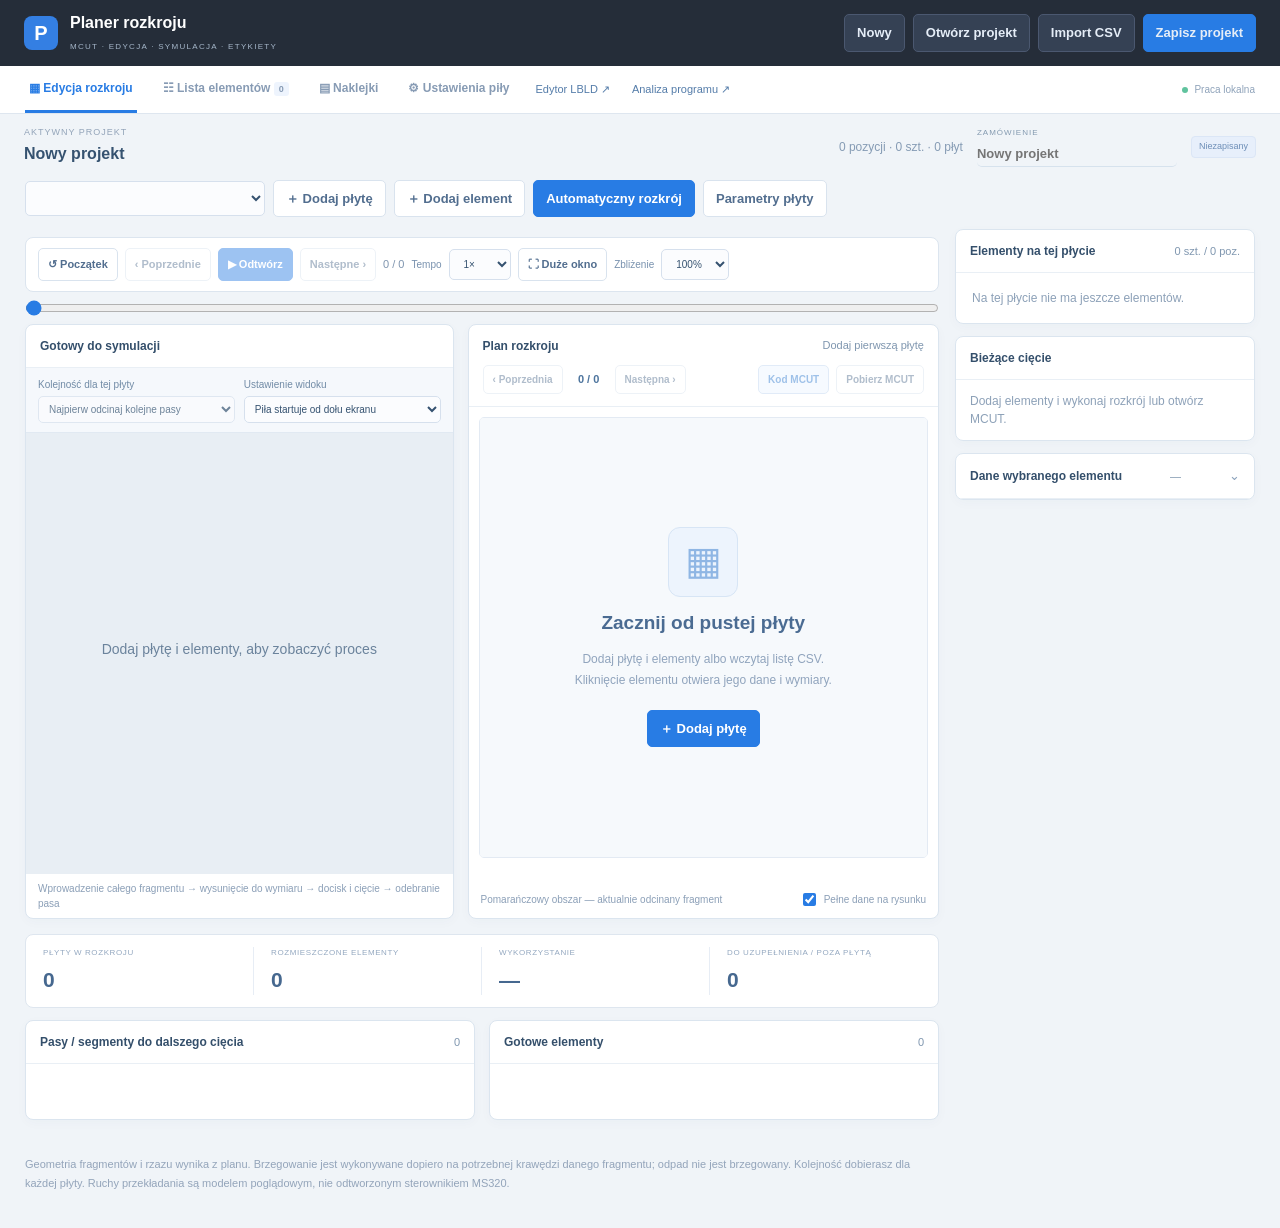
<file: index.html>
<!doctype html>
<html lang="pl"><head><meta charset="utf-8"><meta name="viewport" content="width=device-width,initial-scale=1"><title>Planer KDT Offline</title><link rel="stylesheet" href="css/studio.css"><link rel="stylesheet" href="css/process.css"><link rel="stylesheet" href="css/workspace.css"><link rel="stylesheet" href="css/saw.css"></head>
<body>
<header><div class="brand"><b class="mark">P</b><div><strong>Planer rozkroju</strong><small>MCUT · EDYCJA · SYMULACJA · ETYKIETY</small></div></div><div class="header-actions"><button id="newProject">Nowy</button><button id="openProject">Otwórz projekt</button><button id="importCSV">Import CSV</button><button id="saveProject" class="primary">Zapisz projekt</button><input type="file" id="projectFile" accept=".json,.mcut,.xml" hidden><input type="file" id="csvFile" accept=".csv,.tsv,.txt" hidden></div></header>
<nav aria-label="Widoki programu"><button data-view="plan" class="active">▦ Edycja rozkroju</button><button data-view="parts">☷ Lista elementów <span id="partsBadge">0</span></button><button data-view="labels">▤ Naklejki</button><button id="sawMenu" data-view="saw">⚙ Ustawienia piły</button><a class="research-link" href="narzedzia/edytor-lbld.html" target="_blank" rel="noopener">Edytor LBLD ↗</a><a class="research-link" href="docs/MS320-PreSize-analiza.html" target="_blank" rel="noopener">Analiza programu ↗</a><span class="local"><i></i>Praca lokalna</span></nav>
<div class="project-bar"><div><small>AKTYWNY PROJEKT</small><input id="projectName" aria-label="Nazwa projektu" value="Nowy projekt"></div><div id="projectSummary">Pusty projekt</div><label class="order-field"><small>ZAMÓWIENIE</small><input id="orderName" aria-label="Nazwa zamówienia" placeholder="Domyślnie nazwa projektu"></label><span class="pill" id="saveState">Niezapisany</span></div>
<main>
 <section id="view-plan" class="view active">
  <div class="tools"><select id="sheetPicker" aria-label="Wybierz płytę"><option>Brak płyt</option></select><button id="addBoard">＋ Dodaj płytę</button><button id="addPart">＋ Dodaj element</button><button id="optimize" class="primary">Automatyczny rozkrój</button><button id="boardProperties">Parametry płyty</button></div>
  <div class="editor-grid">
   <div><section class="card"><div class="card-title plan-title"><div><b>Plan rozkroju</b><span id="boardCaption">Dodaj pierwszą płytę</span></div><div class="plate-navigation"><button id="prevBoard" title="Poprzednia płyta">‹ Poprzednia</button><span id="boardPosition">0 / 0</span><button id="nextBoard" title="Następna płyta">Następna ›</button><button id="showMcutCode">Kod MCUT</button><button id="downloadMcut">Pobierz MCUT</button></div></div><div class="canvas-area" id="planArea"><canvas id="planCanvas" aria-label="Plan rozkroju — kliknij element, aby go edytować"></canvas><div class="empty-state" id="emptyPlan"><div class="empty-icon">▦</div><h2>Zacznij od pustej płyty</h2><p>Dodaj płytę i elementy albo wczytaj listę CSV.<br>Kliknięcie elementu otwiera jego dane i wymiary.</p><button class="primary" id="emptyAddBoard">＋ Dodaj płytę</button></div></div><div class="canvas-caption"><span>Pomarańczowy obszar — aktualnie odcinany fragment</span><label><input type="checkbox" id="showAllData" checked> Pełne dane na rysunku</label></div></section>
    <div class="stats"><div><small>PŁYTY W ROZKROJU</small><strong id="statBoards">0</strong></div><div><small>ROZMIESZCZONE ELEMENTY</small><strong id="statPlaced">0</strong></div><div><small>WYKORZYSTANIE</small><strong id="statYield">—</strong></div><div><small>DO UZUPEŁNIENIA / POZA PŁYTĄ</small><strong id="statMissing">0</strong></div></div>
    <section id="issuesPanel" class="card hidden"><div class="card-title"><b>Pozycje wymagające uwagi</b></div><div id="issuesList" class="issues"></div></section>
   </div>
   <aside class="editor-sidebar"><section class="card sheet-parts-card"><div class="card-title"><b>Elementy na tej płycie</b><span id="boardPartCount">0 szt.</span></div><div id="boardPartsList" class="sheet-parts-list"></div></section><details class="card selection-card"><summary class="card-title"><b>Dane wybranego elementu</b><span id="selectionId">—</span></summary><div id="selectionDetails" class="card-body muted">Kliknij element na planie lub na liście.</div><div class="card-body selection-actions" id="selectionActions" hidden><button id="editSelected" class="primary">Edytuj element</button><button id="labelSelected">Podgląd naklejki</button></div></details><section class="card" hidden><div class="card-title"><b>Płyty projektu</b></div><div id="boardList"></div></section></aside>
  </div>
 </section>
 <section id="view-parts" class="view">
  <div class="tools"><button id="tableAddPart">＋ Dodaj element</button><button id="tableImport">Importuj CSV</button><button id="exportCSV">Eksportuj CSV</button><button id="tableOptimize" class="primary">Automatyczny rozkrój</button><input id="partsSearch" type="search" placeholder="Szukaj nazwy, kodu lub materiału" aria-label="Szukaj elementów"><span id="partCount"></span></div>
  <div class="card table-wrap"><table id="partsTable"><thead><tr><th>Nazwa</th><th>Materiał</th><th>Grub.</th><th>Długość</th><th>Szerokość</th><th>Szt.</th><th>Obrót</th><th>D1</th><th>D2</th><th>S1</th><th>S2</th><th>Kod</th><th>Dane dodatkowe</th><th></th></tr></thead><tbody></tbody></table></div>
  <p class="small-note">D1/D2 — oklejanie długich krawędzi, S1/S2 — krótkich. Wartości z pliku pozostają zachowane, także puste kody i dodatkowe kolumny. Dwuklik lub przycisk „Edytuj” otwiera pozycję.</p>
 </section>
 <section id="view-simulation" class="view">
  <div class="tools"><select id="simSheetPicker" aria-label="Płyta do symulacji"></select><button id="simReset">↺ Początek</button><button id="simPrev">‹ Poprzednie</button><button id="simPlay" class="primary">▶ Odtwórz</button><button id="simNext">Następne ›</button><span id="simCounter">0 / 0</span><label>Tempo <select id="simSpeed"><option value=".5">0,5×</option><option value="1" selected>1×</option><option value="2">2×</option><option value="4">4×</option></select></label></div>
  <div class="simulation-grid"><section class="card"><div class="card-title"><b id="simPhase">Gotowy do symulacji</b><span id="simDimension"></span></div><canvas id="simulationCanvas" aria-label="Animacja obracania płyty i przekładania pasów do dalszych cięć"></canvas><div class="canvas-caption">Pobranie segmentu → obrót → podawanie → cięcie → odłożenie pasa lub elementu</div></section><aside><section class="card"><div class="card-title"><b>Pełny plan</b></div><canvas id="miniCanvas" aria-label="Pełny plan i aktywny segment"></canvas></section><section class="card"><div class="card-title"><b>Bieżące cięcie</b></div><div id="simDetails" class="card-body muted">Wygeneruj lub otwórz plan rozkroju.</div></section></aside></div>
  <div class="buffer-grid"><section class="card"><div class="card-title"><b>Pasy / segmenty do dalszego cięcia</b><span id="bufferCount">0</span></div><div id="bufferList" class="fragment-list"></div></section><section class="card"><div class="card-title"><b>Gotowe elementy</b><span id="finishedCount">0</span></div><div id="finishedList" class="fragment-list"></div></section></div><div id="simOperations" class="operation-list"></div>
  <p class="small-note">Animacja 2D pokazuje zależności rzeczywistego drzewa rozkroju i ponowne pobieranie odciętych pasów. Ruchy stołu, obrót i czas cyklu są wizualizacją; nie stanowią dokładnego modelu sterownika Masterwood. Wygenerowane płyty zaczynają symulację od obszaru po brzegowaniu.</p>
 </section>
 <section id="view-labels" class="view">
  <div class="tools"><label>Wzór <select id="labelStyle"><option value="auto">Automatycznie wg kodu</option><option value="code">Z kodem kreskowym</option><option value="project">Nazwa projektu</option></select></label><label>Szer. <input id="labelWidth" type="number" value="80" min="30" max="150"> mm</label><label>Wys. <input id="labelHeight" type="number" value="60" min="20" max="150"> mm</label><label>Zakres <select id="labelScope"><option value="all">Wszystkie elementy</option><option value="sheet">Aktualna płyta</option><option value="selected">Wybrany element</option></select></label><button id="printLabels" class="primary">Drukuj naklejki</button><button id="importLabelTemplate">Importuj szablon .lbld</button><input id="labelTemplateFile" type="file" accept=".lbld,.nlbl" hidden><label>Szablon<select id="labelTemplatePicker"><option value="ibron">IBRON — wzory przykładowe</option></select></label><button id="removeLabelTemplate" hidden>Usuń szablon z projektu</button><button id="downloadLbld">Szablon .lbld</button><button id="downloadFixedLbld">Etykieta .lbld z danymi</button></div>
  <div class="labels-grid"><section class="card label-stage"><div class="card-title"><b>Podgląd naklejki</b><span id="labelCounter">0 / 0</span></div><div id="labelPreview" class="label-preview empty-label">Dodaj elementy, aby zobaczyć naklejkę.</div><div class="label-navigation"><button id="labelPrev">‹ Poprzednia</button><button id="labelNext">Następna ›</button></div></section><aside><section class="card"><div class="card-title"><b>Wszystkie dane elementu</b></div><div id="labelData" class="card-body muted"></div></section><p class="small-note">Zielone linie wskazują krawędzie oklejane. Brak kodu nie jest zastępowany sztucznym kodem. Druk otwiera systemowe okno drukowania; wybierz drukarkę etykiet i skalę 100%.</p></aside></div>
 </section>
</main>
<div id="toast" role="status" aria-live="polite"></div><div id="hoverInfo" class="hover-info" hidden></div>
<dialog id="boardDialog"><form id="boardForm"><div class="dialog-title"><h2 id="boardDialogTitle">Dodaj płytę</h2><button type="button" data-close="boardDialog">×</button></div><div class="form-grid"><label class="wide">Nazwa płyty<input name="name" required value="Płyta 1"></label><label>Długość · mm<input name="length" type="number" min="1" step=".1" value="2800" required></label><label>Szerokość · mm<input name="width" type="number" min="1" step=".1" value="2070" required></label><label>Materiał<input name="material" value="Materiał" required></label><label>Grubość · mm<input name="thickness" type="number" min=".1" step=".1" value="18" required></label><label>Liczba płyt<input name="qty" type="number" min="1" step="1" value="1" required></label><label>Rzaz · mm<input name="kerf" type="number" min="0" step=".1" value="4.4" required></label><label>Brzegowanie · mm<input name="trim" type="number" min="0" step=".1" value="10" required></label></div><div class="dialog-actions"><button type="button" data-close="boardDialog">Anuluj</button><button type="submit" class="primary">Zapisz płytę</button></div></form></dialog>
<dialog id="partDialog"><form id="partForm"><div class="dialog-title"><h2>Element</h2><button type="button" data-close="partDialog">×</button></div><div class="form-grid"><label class="wide">Nazwa<input name="name" required></label><label>Długość · mm<input name="length" type="number" min=".1" step=".1" required></label><label>Szerokość · mm<input name="width" type="number" min=".1" step=".1" required></label><label>Materiał<input name="material"></label><label>Grubość · mm<input name="thickness" type="number" min="0" step=".1" required></label><label>Ilość<input name="qty" type="number" min="1" step="1" required></label><label class="check-label"><input name="canRotate" type="checkbox" checked> Dopuszczalny obrót o 90°</label><label class="wide">Kod / kod kreskowy<input name="code"></label><label>Okleina D1<input name="e1" type="number" min="0" step=".1" value="0"></label><label>Okleina D2<input name="e2" type="number" min="0" step=".1" value="0"></label><label>Okleina S1<input name="e3" type="number" min="0" step=".1" value="0"></label><label>Okleina S2<input name="e4" type="number" min="0" step=".1" value="0"></label></div><details><summary>Dane źródłowe CSV</summary><pre id="partRaw"></pre></details><div class="dialog-actions"><button type="button" data-close="partDialog">Anuluj</button><button type="submit" class="primary" id="partSubmit">Zapisz element</button></div></form></dialog>
<dialog id="optDialog"><form id="optForm"><div class="dialog-title"><h2>Automatyczny rozkrój</h2><button type="button" data-close="optDialog">×</button></div><p>Wymiary wzorcowe dla automatycznie dodawanych płyt. Materiał i grubość będą zgodne z każdą grupą elementów.</p><div class="form-grid"><label>Długość · mm<input name="length" type="number" min="1" step=".1" value="2800" required></label><label>Szerokość · mm<input name="width" type="number" min="1" step=".1" value="2070" required></label><label>Rzaz · mm<input name="kerf" type="number" min="0" step=".1" value="4.4" required></label><label>Brzegowanie · mm<input name="trim" type="number" min="0" step=".1" value="10" required></label><label class="wide check-label"><input name="auto" type="checkbox" checked> Automatycznie dodawaj potrzebne płyty dla każdego materiału</label></div><div id="optGroups" class="group-list"></div><p class="small-note">Pozycje bez materiału lub grubości pozostaną na liście do uzupełnienia. Nie zostaną usunięte.</p><div class="dialog-actions"><button type="button" data-close="optDialog">Anuluj</button><button type="submit" class="primary">Oblicz rozkrój</button></div></form></dialog>
<dialog id="csvDialog" class="wide-dialog"><div class="dialog-title"><h2>Podgląd importu CSV</h2><button data-close="csvDialog">×</button></div><div id="csvSummary" class="import-summary"></div><div class="table-wrap" id="csvPreview"></div><div id="csvWarnings" class="import-warnings"></div><div class="dialog-actions"><button data-close="csvDialog">Anuluj</button><button id="confirmCSV">Dodaj do listy</button><button id="confirmCSVOptimize" class="primary">Importuj i rozplanuj</button></div></dialog>
<dialog id="searchDialog"><h2>Porównuję warianty rozkroju</h2><div class="search-progress"><progress id="searchProgress" max="100" value="0"></progress><p id="searchStatus">Przygotowanie…</p><button type="button" id="stopSearch">Zakończ i zachowaj najlepszy wynik</button></div></dialog>
<dialog id="mcutCodeDialog" class="mcut-code-dialog"><div class="dialog-title"><div><h2>Kod MCUT bieżącej płyty</h2><span id="mcutCodeCaption"></span></div><button type="button" data-close="mcutCodeDialog">×</button></div><div class="code-tools"><label>Widok<select id="mcutCodeMode"><option value="current">Bieżący plan — XML podglądowy</option><option value="native">Struktura oryginalnego MCUT</option><option value="original">Oryginał z wczytanego MCUT</option></select></label><button id="copyMcutCode">Kopiuj kod</button><button id="downloadCodeMcut">Pobierz .mcut</button><span id="mcutCodeStatus"></span></div><p id="mcutCodeNote" class="code-note"></p><pre id="mcutCodeContent" tabindex="0"></pre></dialog>
<dialog id="downloadMcutDialog"><div class="dialog-title"><h2>Pobierz plik MCUT</h2><button type="button" data-close="downloadMcutDialog">×</button></div><div class="form-grid"><label class="wide">Co pobrać?<select id="downloadMcutScope"><option value="current">Jedna — bieżąca płyta</option><option value="all">Całość — wszystkie płyty</option></select></label><label class="wide">Zapis<select id="downloadMcutFormat"><option value="native" selected>MCUT jak 1.2_Pila — do próby w PreSize</option><option value="current">Rozszerzony format Planera — pełne dane</option><option value="original">Oryginalny plik z PreSize</option></select></label></div><p id="downloadMcutInfo" class="small-note"></p><p class="small-note" id="nativeExportNote">MCUT w strukturze oryginału zawiera rozkrój, kody, materiał i grubość. Pakiet ZIP dołącza pełne dane oraz wzory naklejek. Automatyczne przypisanie dodatkowych pól w PreSize wymaga sprawdzenia.</p><label class="check-label small-note"><input type="checkbox" id="includeFixedLabels" checked> W pakiecie ZIP dołącz osobne LBLD z danymi i okleinami każdego elementu</label><div class="dialog-actions"><button type="button" data-close="downloadMcutDialog">Anuluj</button><button id="downloadNativePack">Pakiet MCUT + naklejki (.zip)</button><button id="confirmDownloadMcut" class="primary">Pobierz .mcut</button></div></dialog>
<dialog id="labelImportDialog"><div class="dialog-title"><h2>Import szablonu etykiety</h2><button type="button" data-close="labelImportDialog">×</button></div><p id="labelImportSummary"></p><p id="labelImportNote" class="small-note"></p><div class="form-grid"><label>Szerokość obszaru szablonu<input id="templateCanvasWidth" type="number" min="30" max="2000" step=".25" value="226"></label><label>Wysokość obszaru<input id="templateCanvasHeight" type="number" min="20" max="2000" step=".25" value="169.5"></label></div><p class="small-note">Wymiary obszaru to jednostki pliku LBLD. Papier do druku pozostaje zgodny z ustawieniami zakładki Naklejki.</p><div class="dialog-actions"><button type="button" data-close="labelImportDialog">Anuluj</button><button id="confirmLabelImport" class="primary">Użyj tego szablonu</button></div></dialog>
<script src="js/engine.js"></script><script src="js/process.js"></script><script src="js/search-core.js"></script><script src="js/search.js"></script><script src="js/files.js"></script><script src="js/label-contract.js"></script><script src="js/lbld.js"></script><script src="js/lbld-example.js"></script><script src="js/lbld-assets.js"></script><script src="js/lbld-graphics.js"></script><script src="js/lbld-render.js"></script><script src="js/label-raster.js"></script><script src="js/lbld-native-contract.js"></script><script src="js/lbld-presets.js"></script><script src="js/mcut-native.js"></script><script src="js/zip.js"></script><script src="js/mcut-preview.js"></script><script src="js/label-templates.js"></script><script src="js/labels.js"></script><script src="js/native-pack.js"></script><script src="js/studio.js"></script><script src="js/simulation.js"></script><script src="js/saw-core.js"></script><script src="js/saw-ui.js"></script>
</body></html>
</file>
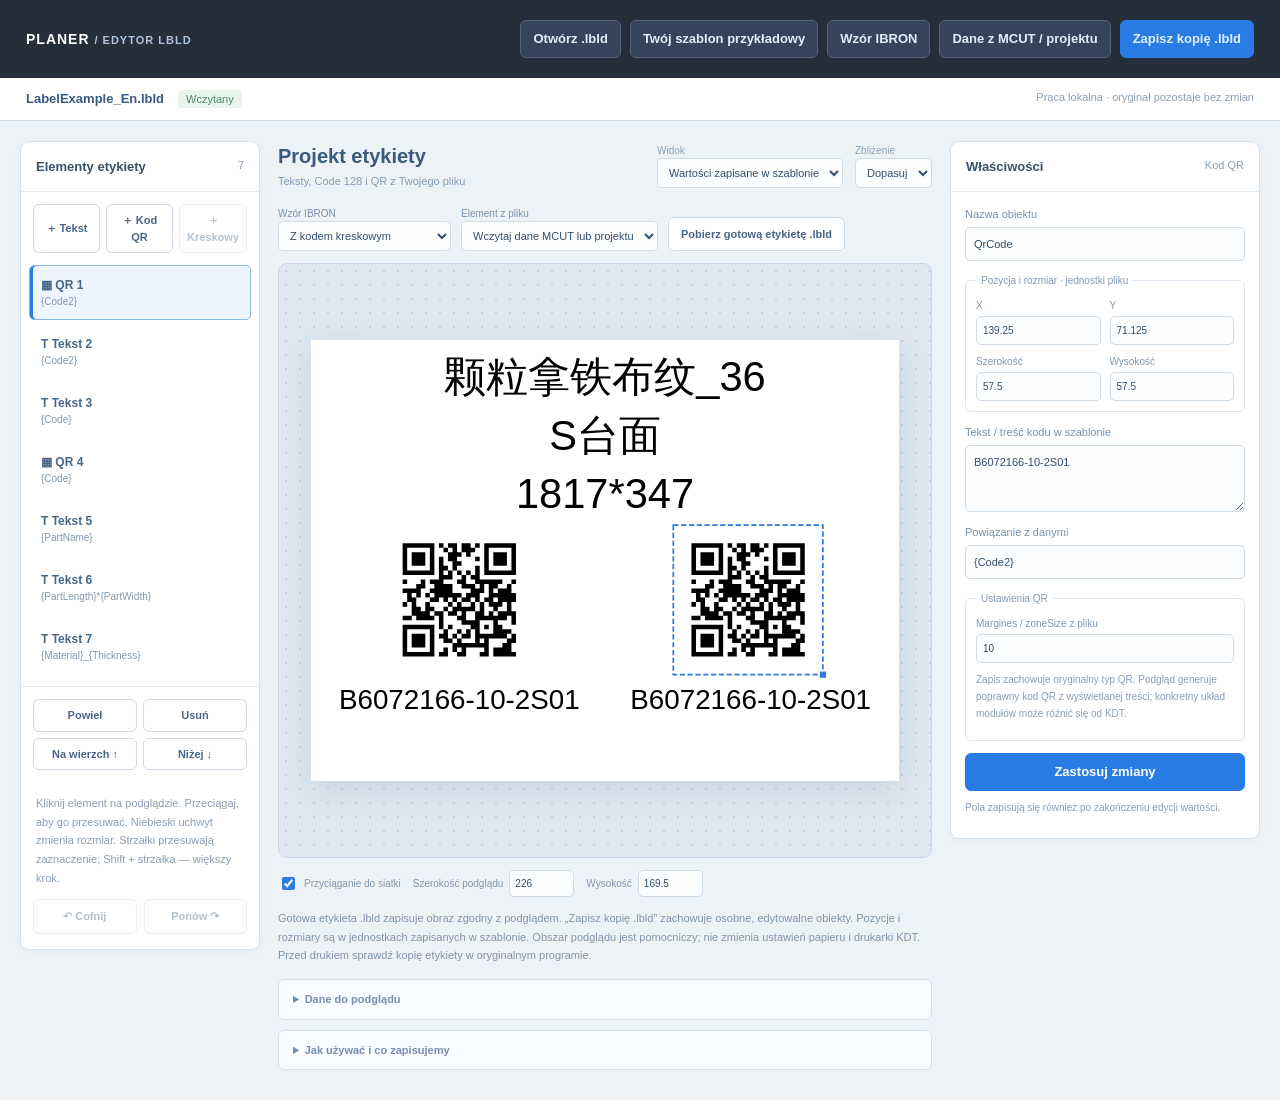
<file: edytor-lbld.html>
<!doctype html>
<html lang="pl"><head><meta charset="utf-8"><meta name="viewport" content="width=device-width,initial-scale=1"><title>Edytor etykiet LBLD</title><link rel="stylesheet" href="../css/lbld-editor.css"></head>
<body>
<header><a href="../index.html" class="brand">PLANER <span>/ EDYTOR LBLD</span></a><div class="actions"><button id="openLabel">Otwórz .lbld</button><button id="loadExample">Twój szablon przykładowy</button><button id="loadIBRON">Wzór IBRON</button><button id="openLabelData">Dane z MCUT / projektu</button><button id="saveLabel" class="primary">Zapisz kopię .lbld</button><input id="labelDataFile" type="file" accept=".mcut,.xml,.json" hidden><input id="labelFile" type="file" accept=".lbld,.nlbl" hidden></div></header>
<div class="filebar"><div><strong id="fileName">LabelExample_En.lbld</strong><span id="fileStatus">Wczytany</span></div><span>Praca lokalna · oryginał pozostaje bez zmian</span></div>
<main class="layout">
 <aside class="panel objects"><div class="panel-title"><h2>Elementy etykiety</h2><span id="shapeCount"></span></div><div class="add-buttons"><button id="addText">＋ Tekst</button><button id="addQR">＋ Kod QR</button><button id="addCode">＋ Kreskowy</button></div><div id="shapeList" class="shape-list"></div><div class="object-tools"><button id="duplicateShape">Powiel</button><button id="deleteShape">Usuń</button><button id="bringForward">Na wierzch ↑</button><button id="sendBackward">Niżej ↓</button></div><p class="help">Kliknij element na podglądzie. Przeciągaj, aby go przesuwać. Niebieski uchwyt zmienia rozmiar. Strzałki przesuwają zaznaczenie; Shift + strzałka — większy krok.</p><div class="history"><button id="undo">↶ Cofnij</button><button id="redo">Ponów ↷</button></div></aside>
 <section class="workarea"><div class="toolbar"><div><h1>Projekt etykiety</h1><p>Teksty, Code 128 i QR z Twojego pliku</p></div><label>Widok<select id="previewMode"><option value="stored">Wartości zapisane w szablonie</option><option value="sample">Moje dane do podglądu</option><option value="bindings">Nazwy pól danych</option></select></label><label>Zbliżenie<select id="editorZoom"><option value="1">Dopasuj</option><option value="1.25">125%</option><option value="1.5">150%</option><option value="2">200%</option></select></label></div>
  <div class="data-toolbar"><label>Wzór IBRON <select id="presetStyle"><option value="code">Z kodem kreskowym</option><option value="project">Bez kodu — nazwa projektu</option></select></label><label>Element z pliku <select id="labelDataPart"><option value="">Wczytaj dane MCUT lub projektu</option></select></label><button id="saveResolvedLabel">Pobierz gotową etykietę .lbld</button></div><div class="stage" id="editorStage"><svg id="labelCanvas" viewBox="0 0 226 170" role="img" aria-label="Edytowalny podgląd etykiety"></svg></div>
  <div class="canvas-footer"><label><input id="snapGrid" type="checkbox" checked> Przyciąganie do siatki</label><label>Szerokość podglądu<input id="pageWidth" type="number" value="226" min="50" max="1000" step="1"></label><label>Wysokość<input id="pageHeight" type="number" value="169.5" min="30" max="1000" step=".25"></label></div>
  <p class="note">Gotowa etykieta .lbld zapisuje obraz zgodny z podglądem. „Zapisz kopię .lbld” zachowuje osobne, edytowalne obiekty. Pozycje i rozmiary są w jednostkach zapisanych w szablonie. Obszar podglądu jest pomocniczy; nie zmienia ustawień papieru i drukarki KDT. Przed drukiem sprawdź kopię etykiety w oryginalnym programie.</p>
  <details class="sample-panel"><summary>Dane do podglądu</summary><div class="sample-grid" id="sampleFields"></div></details>
  <details class="sample-panel"><summary>Jak używać i co zapisujemy</summary><p>Możesz zmieniać tekst, jego powiązanie z danymi, czcionkę, pozycję, rozmiar i kolejność elementów. Dodawanie tekstu i kodów korzysta z typów obecnych w tym szablonie. „Zapisz kopię” pobiera binarny plik .lbld, który można ponownie otworzyć w edytorze.</p><p>Pole danych, np. <code>{PartName}</code>, zostanie w KDT zastąpione danymi elementu, jeżeli program udostępnia to pole. Rozszerzenie labelData w eksportowanym MCUT odczytuje nasz edytor; obsługa przez PreSize wymaga potwierdzenia. Puste pole oznacza tekst stały. Dane do podglądu służą tylko do sprawdzania układu. Odwzorowanie fontów i QR w oryginalnym KDT może się różnić od podglądu.</p></details>
 </section>
 <aside class="panel properties"><div class="panel-title"><h2>Właściwości</h2><span id="selectedType"></span></div><div id="noSelection" class="help">Wybierz tekst, kod kreskowy lub QR.</div><form id="propertiesForm" hidden>
  <label>Nazwa obiektu<input id="shapeName" name="name" autocomplete="off"></label>
  <fieldset><legend>Pozycja i rozmiar · jednostki pliku</legend><div class="form-grid"><label>X<input id="shapeX" name="x" type="number" step=".25"></label><label>Y<input id="shapeY" name="y" type="number" step=".25"></label><label>Szerokość<input id="shapeWidth" name="width" type="number" min="1" step=".25"></label><label>Wysokość<input id="shapeHeight" name="height" type="number" min="1" step=".25"></label></div></fieldset>
  <label>Tekst / treść kodu w szablonie<textarea id="shapeText" name="text" rows="3"></textarea></label>
  <label>Powiązanie z danymi<input id="shapeBinding" name="binding" list="bindingOptions" autocomplete="off" placeholder="Puste = tekst stały"></label>
  <datalist id="bindingOptions"><option value="{PartName}"><option value="{PartLength}*{PartWidth}"><option value="{Material}_{Thickness}"><option value="{Code}"><option value="{Code2}"><option value="{Barcode(Code)}"><option value="{Length(L)}*{Width(W)}"></datalist>
  <div id="insideBindingBox" hidden><label>Powiązanie wewnętrzne z pliku<input id="shapeInside" name="inside"></label><p class="help">Osobne pole nowszego formatu. Zachowujemy jego wartość, dopóki go nie zmienisz.</p></div>
  <fieldset id="textProperties"><legend>Wygląd tekstu</legend><label>Czcionka<input id="shapeFont" name="font" list="fontOptions"></label><datalist id="fontOptions"><option value="Arial"><option value="Segoe UI"><option value="Calibri"><option value="Tahoma"><option value="Consolas"></datalist><div class="form-grid"><label>Rozmiar<input id="shapeFontSize" name="fontSize" type="number" min="1" max="200" step=".5"></label><label>Wyrównanie<select id="shapeAlign" name="align"><option value="0">Do lewej</option><option value="1">Środek</option><option value="2">Do prawej</option></select></label><label>Kierunek<select id="shapeDirection"><option value="0">Poziomo</option><option value="1">90° w prawo</option><option value="2">180°</option><option value="3">90° w lewo</option></select></label><label>W pionie<select id="shapeVAlign" name="valign"><option value="0">Góra</option><option value="1">Środek</option><option value="2">Dół</option></select></label></div><div class="checks"><label><input id="shapeBold" name="bold" type="checkbox"> Pogrubienie</label><label><input id="shapeItalic" name="italic" type="checkbox"> Kursywa</label></div></fieldset>
  <fieldset id="graphicProperties" hidden><legend>Grafika</legend><label>Kolor linii<input id="shapeColor" type="color" value="#2ca752"></label><label>Grubość linii<input id="shapePenWidth" type="number" min=".1" max="20" step=".1" value="2.8"></label></fieldset><fieldset id="qrProperties"><legend>Ustawienia QR</legend><label>Margines / zoneSize z pliku<input id="shapeQRZone" name="zone" type="number" min="0" max="100" step="1"></label><p class="help">Zapis zachowuje oryginalny typ QR. Podgląd generuje poprawny kod QR z wyświetlanej treści; konkretny układ modułów może różnić się od KDT.</p></fieldset>
  <div class="property-actions"><button type="submit" class="primary">Zastosuj zmiany</button></div><p class="help">Pola zapisują się również po zakończeniu edycji wartości.</p>
 </form></aside>
</main><div id="editorMessage" role="status" aria-live="polite"></div>
<script src="../js/vendor/qrcode-1.4.4.js"></script><script src="../js/vendor/qrcode-utf8-1.4.4.js"></script><script src="../js/engine.js"></script><script src="../js/files.js"></script><script src="../js/label-contract.js"></script><script src="../js/lbld.js"></script><script src="../js/lbld-example.js"></script><script src="../js/lbld-assets.js"></script><script src="../js/lbld-graphics.js"></script><script src="../js/lbld-render.js"></script><script src="../js/label-raster.js"></script><script src="../js/lbld-native-contract.js"></script><script src="../js/lbld-presets.js"></script><script src="../js/lbld-editor.js"></script>
</body></html>
</file>
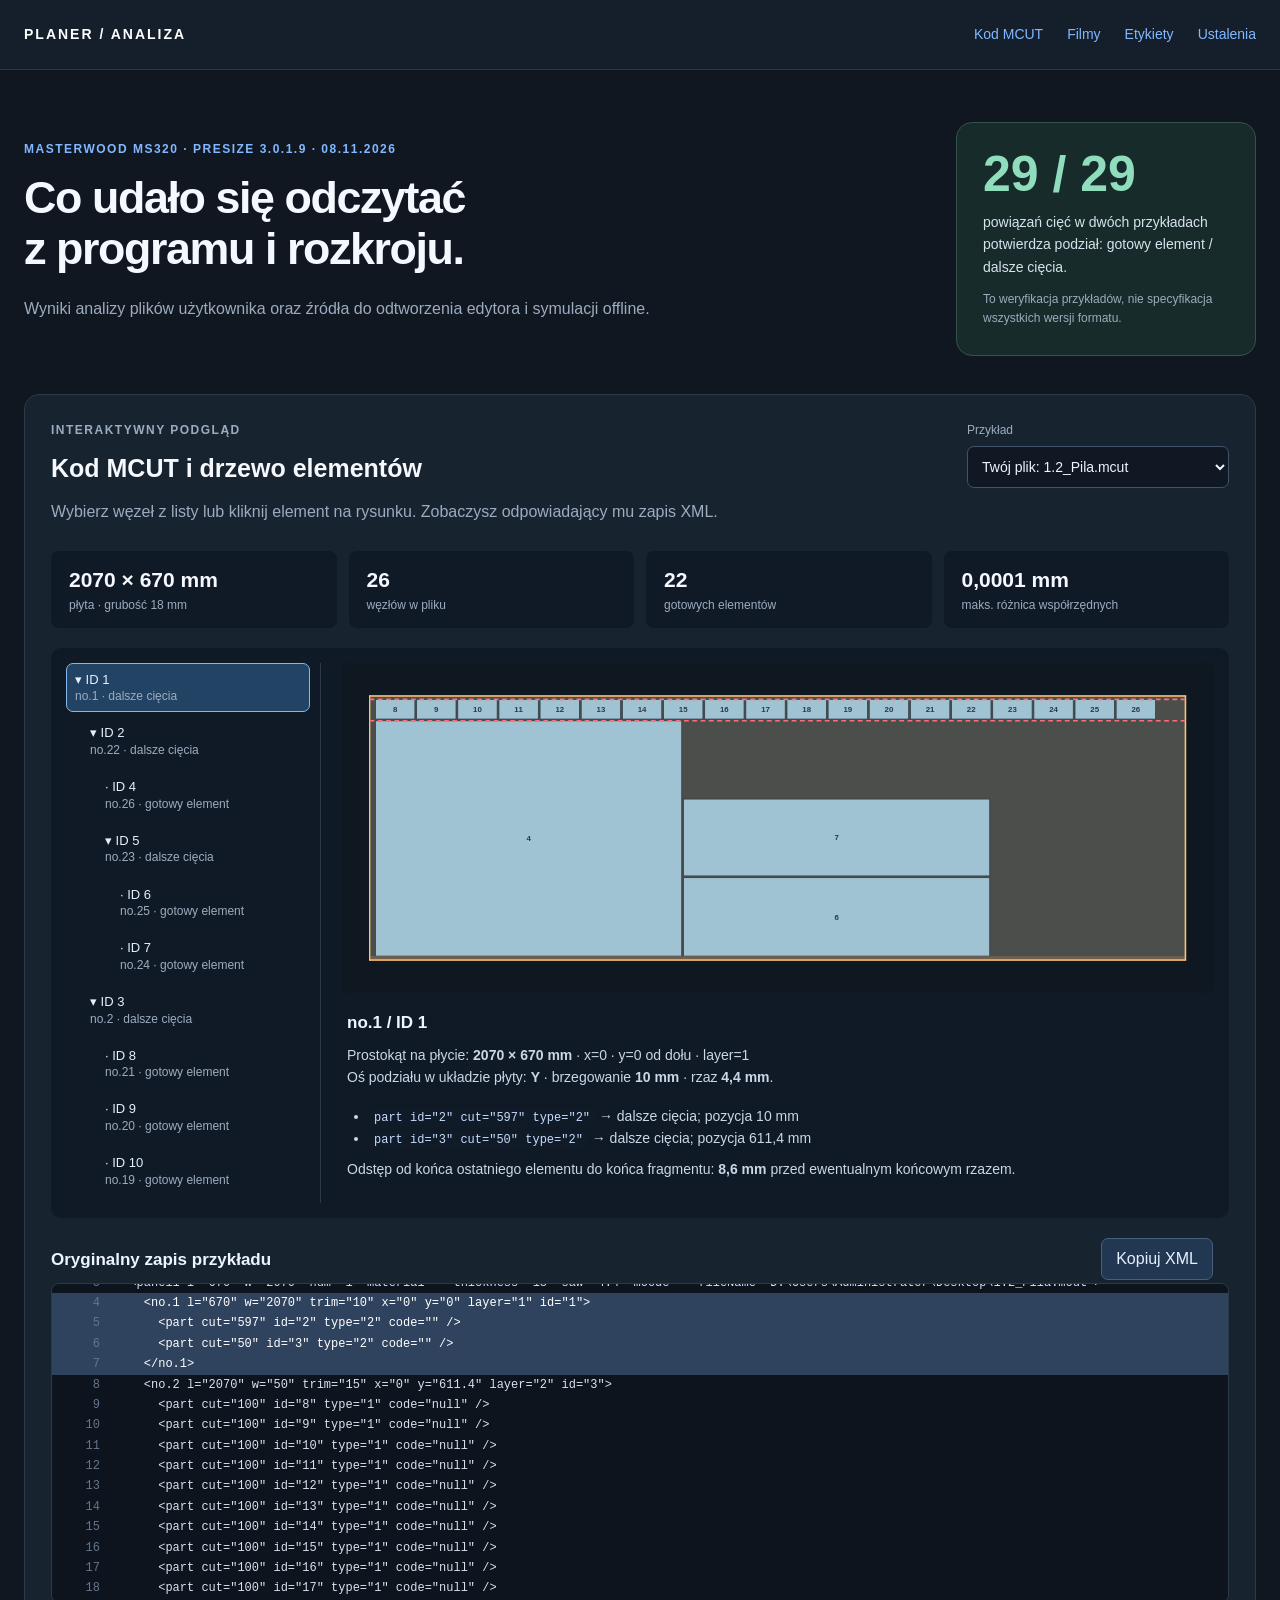
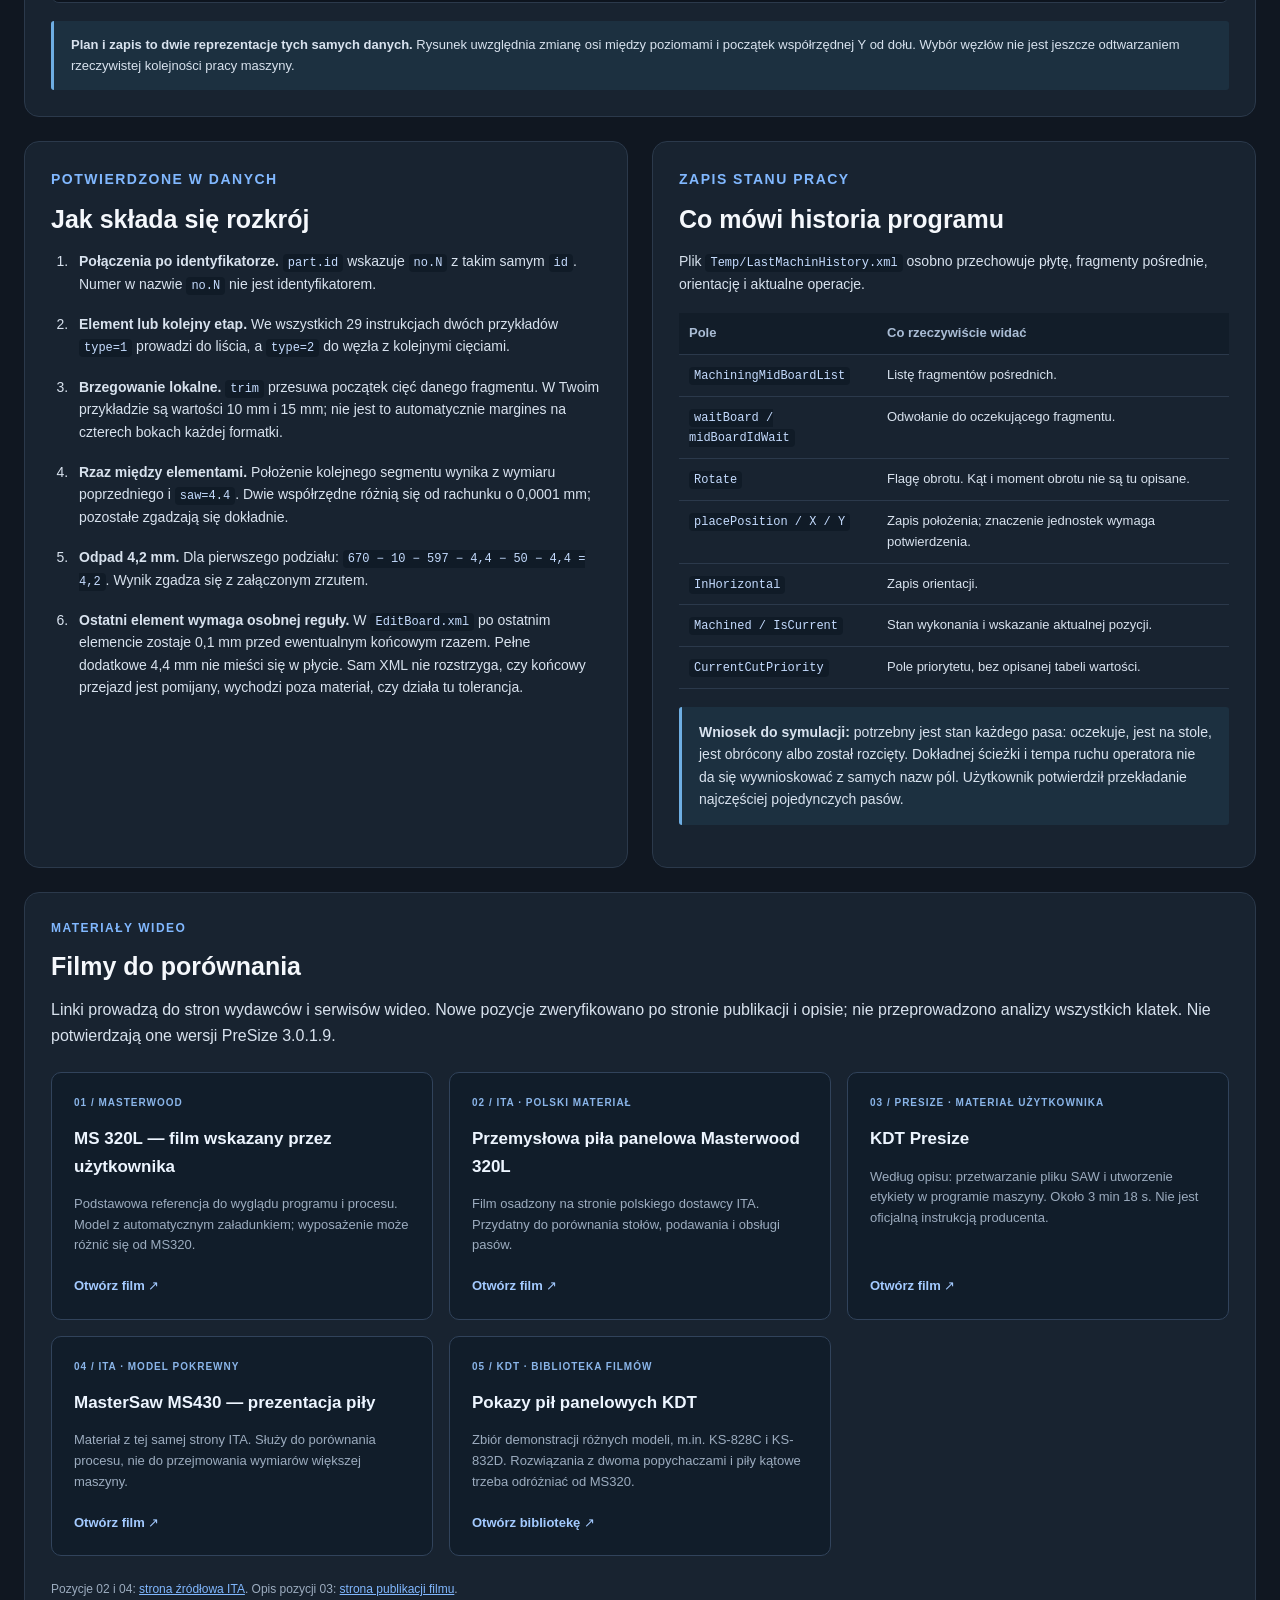
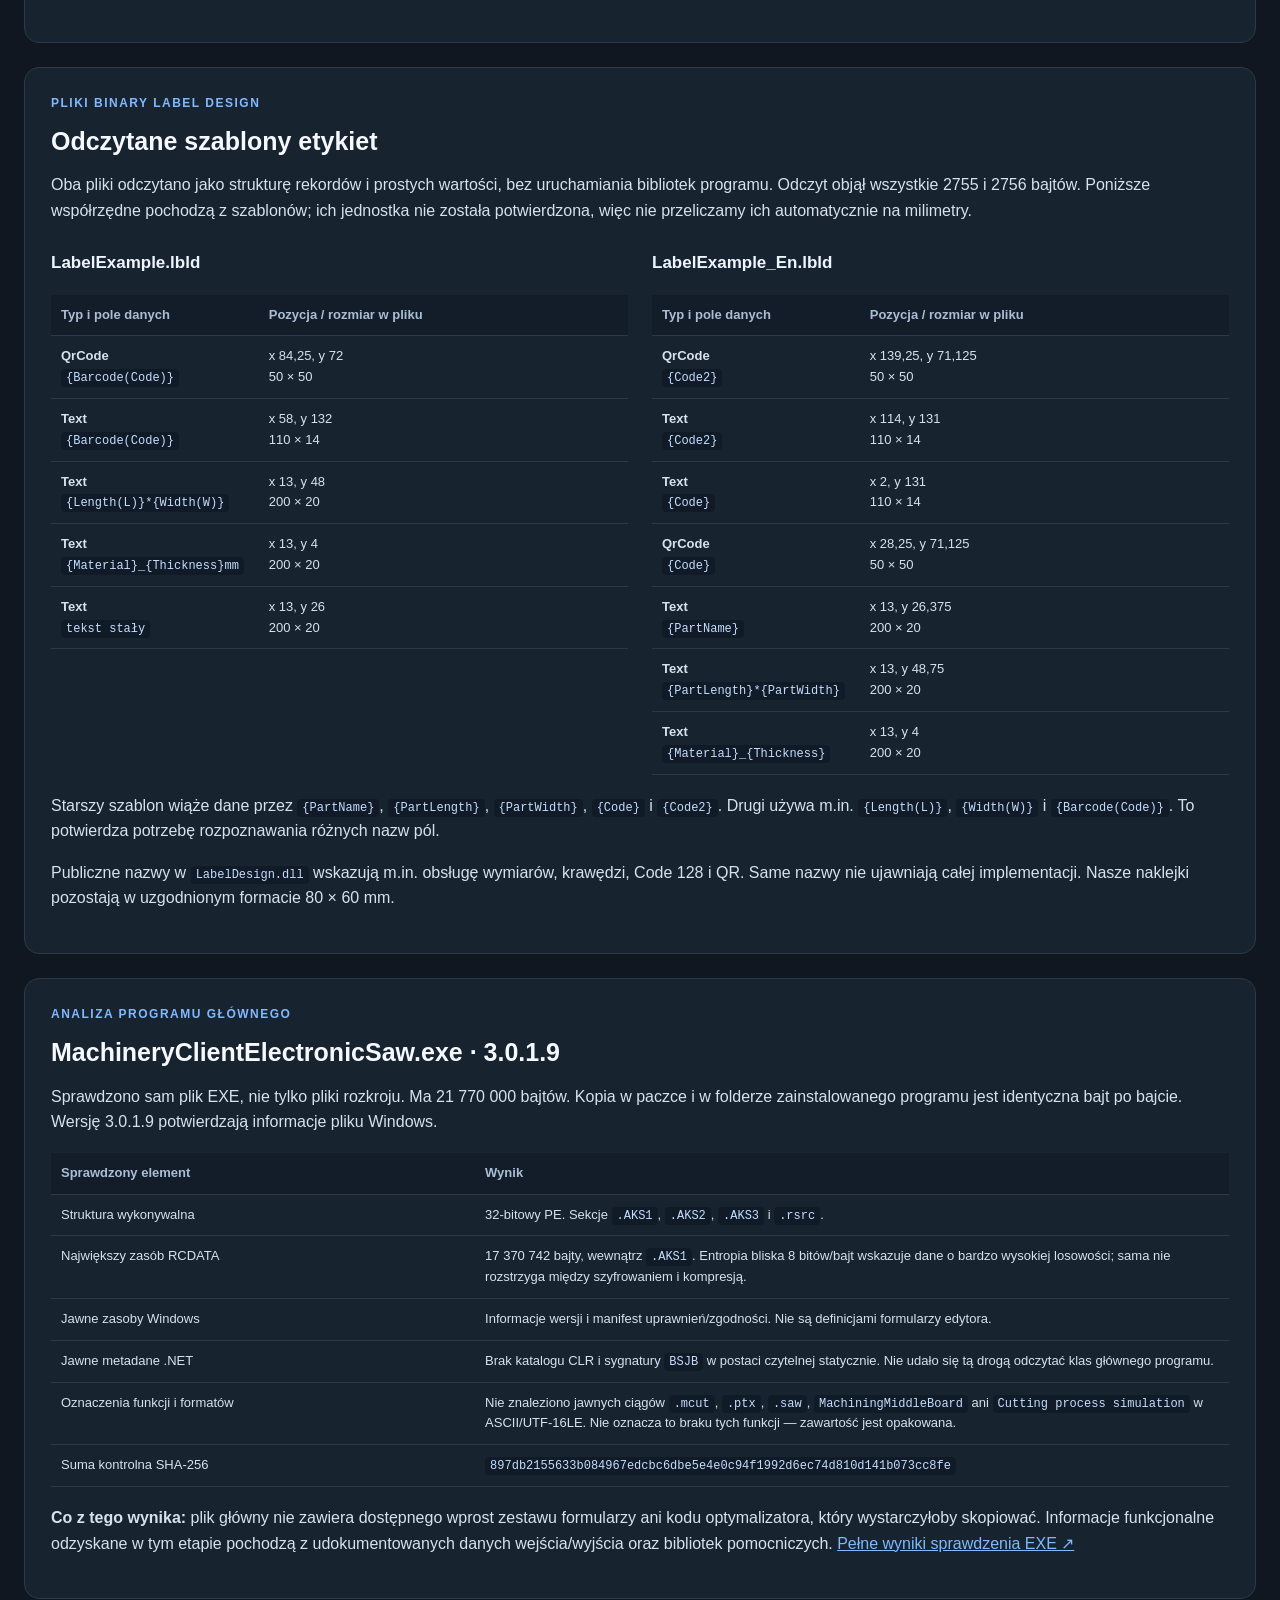
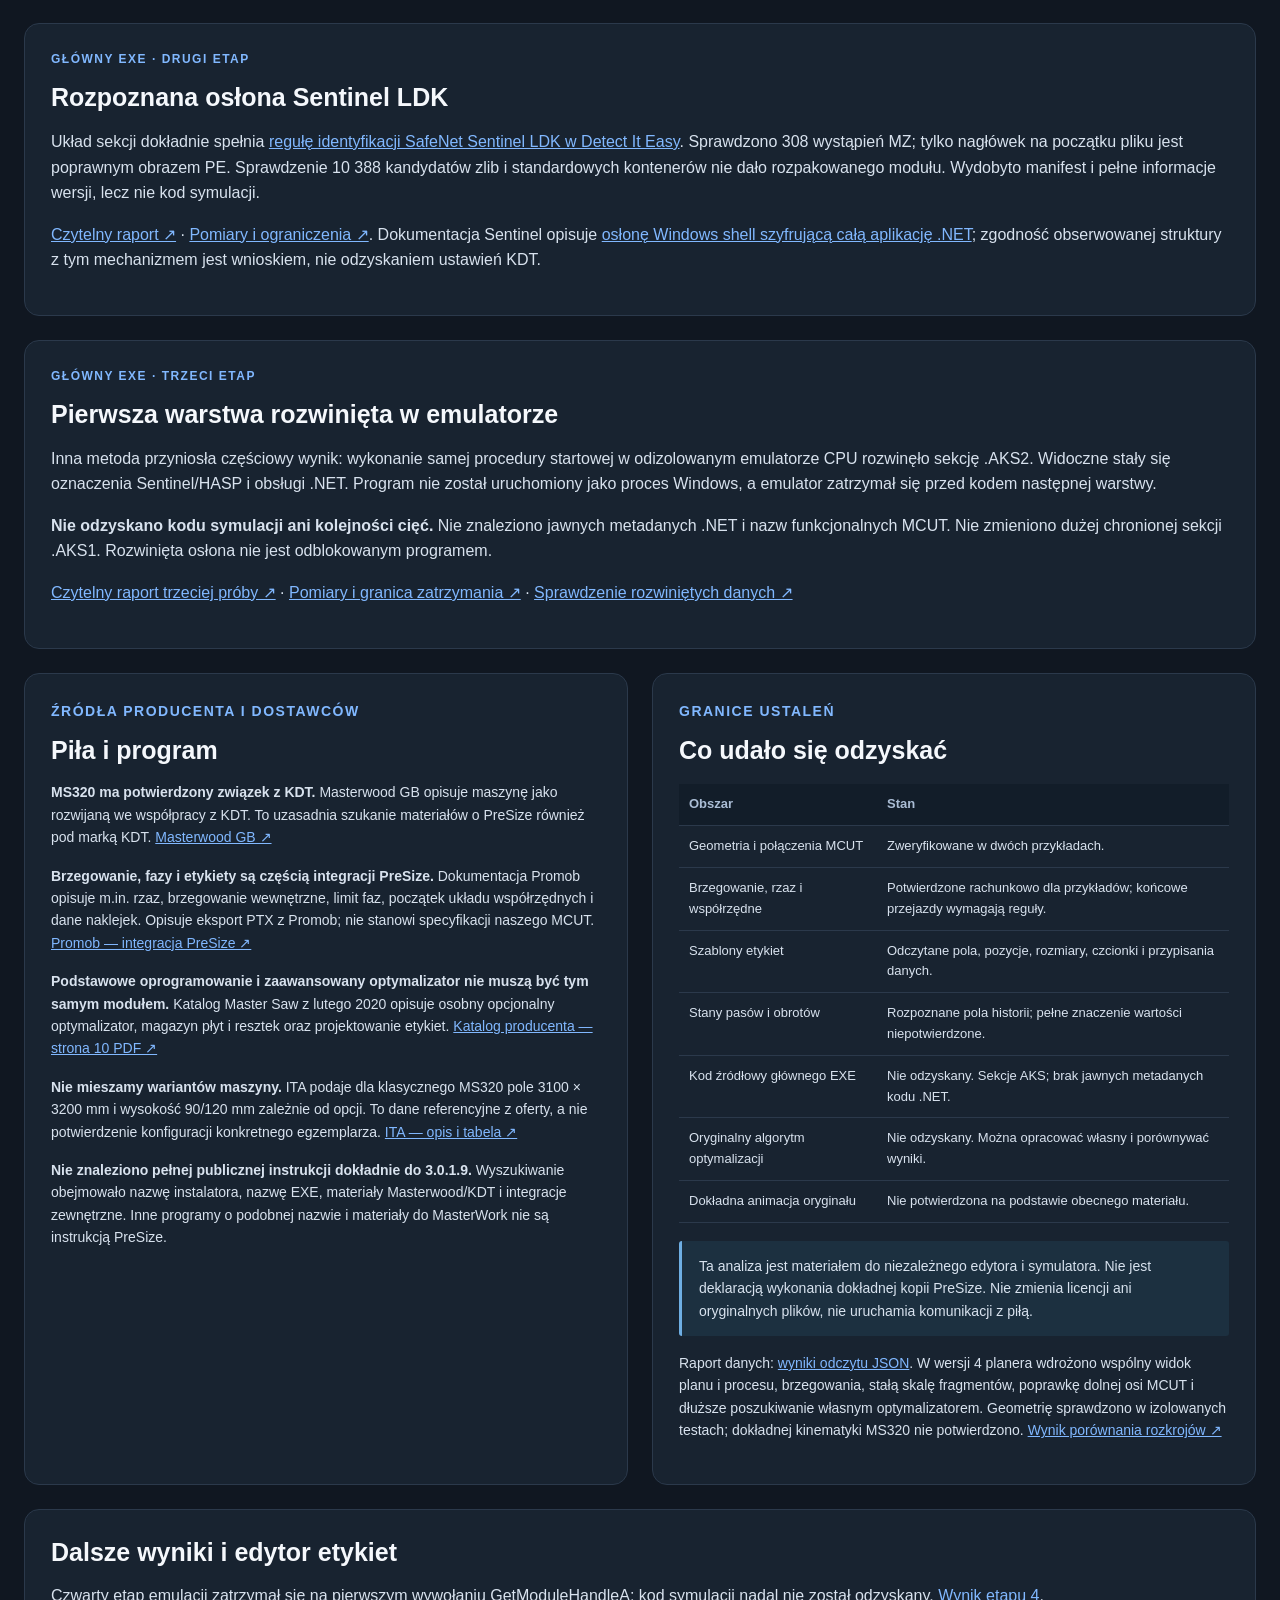
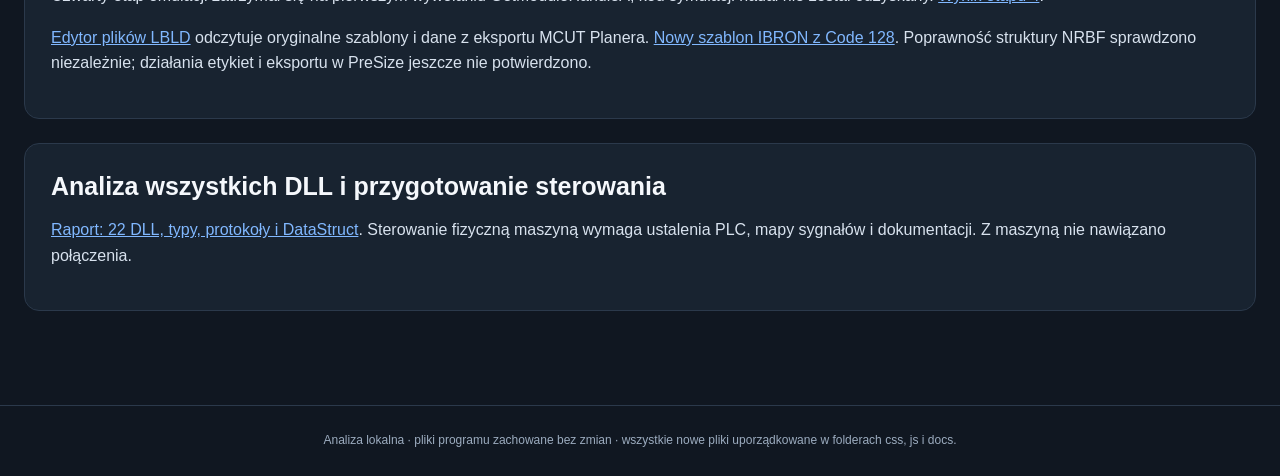
<file: MS320-PreSize-analiza.html>
<!doctype html>
<html lang="pl">
<head>
  <meta charset="utf-8">
  <meta name="viewport" content="width=device-width,initial-scale=1">
  <title>Masterwood MS320 i PreSize — analiza</title>
  <link rel="stylesheet" href="../css/analiza.css">
  <script defer src="../js/dane-analizy.js"></script>
  <script defer src="../js/analiza.js"></script>
</head>
<body>
<header><a class="brand" href="../index.html">PLANER / ANALIZA</a><nav><a href="#mcut">Kod MCUT</a><a href="#wideo">Filmy</a><a href="#etykiety">Etykiety</a><a href="#ustalenia">Ustalenia</a></nav></header>
<main>
<section class="hero">
  <div><p class="eyebrow">MASTERWOOD MS320 · PRESIZE 3.0.1.9 · 08.11.2026</p><h1>Co udało się odczytać<br>z programu i rozkroju.</h1><p>Wyniki analizy plików użytkownika oraz źródła do odtworzenia edytora i symulacji offline.</p></div>
  <div class="verdict"><strong>29 / 29</strong><span>powiązań cięć w dwóch przykładach potwierdza podział: gotowy element / dalsze cięcia.</span><small>To weryfikacja przykładów, nie specyfikacja wszystkich wersji formatu.</small></div>
</section>
<section id="mcut" class="card">
  <div class="section-head"><div><p class="eyebrow">INTERAKTYWNY PODGLĄD</p><h2>Kod MCUT i drzewo elementów</h2><p>Wybierz węzeł z listy lub kliknij element na rysunku. Zobaczysz odpowiadający mu zapis XML.</p></div><label>Przykład<select id="exampleSelect"><option value="0">Twój plik: 1.2_Pila.mcut</option><option value="1">Plik programu: Temp/EditBoard.xml</option></select></label></div>
  <div class="metrics" id="mcutMetrics"></div>
  <div class="explorer"><aside id="nodeTree" aria-label="Drzewo elementów"></aside><div class="drawing"><svg id="boardDrawing" role="img" aria-label="Plan rozkroju z pliku MCUT"></svg><div id="nodeDetails" aria-live="polite"></div></div></div>
  <div class="code-head"><h3>Oryginalny zapis przykładu</h3><button id="copySource" type="button">Kopiuj XML</button><span id="copyStatus" role="status"></span></div><div class="source" id="sourceCode" tabindex="0"></div>
  <div class="notice"><strong>Plan i zapis to dwie reprezentacje tych samych danych.</strong> Rysunek uwzględnia zmianę osi między poziomami i początek współrzędnej Y od dołu. Wybór węzłów nie jest jeszcze odtwarzaniem rzeczywistej kolejności pracy maszyny.</div>
</section>
<section class="two-col">
<article class="card"><p class="eyebrow">POTWIERDZONE W DANYCH</p><h2>Jak składa się rozkrój</h2><ol class="findings">
  <li><strong>Połączenia po identyfikatorze.</strong> <code>part.id</code> wskazuje <code>no.N</code> z takim samym <code>id</code>. Numer w nazwie <code>no.N</code> nie jest identyfikatorem.</li>
  <li><strong>Element lub kolejny etap.</strong> We wszystkich 29 instrukcjach dwóch przykładów <code>type=1</code> prowadzi do liścia, a <code>type=2</code> do węzła z kolejnymi cięciami.</li>
  <li><strong>Brzegowanie lokalne.</strong> <code>trim</code> przesuwa początek cięć danego fragmentu. W Twoim przykładzie są wartości 10 mm i 15 mm; nie jest to automatycznie margines na czterech bokach każdej formatki.</li>
  <li><strong>Rzaz między elementami.</strong> Położenie kolejnego segmentu wynika z wymiaru poprzedniego i <code>saw=4.4</code>. Dwie współrzędne różnią się od rachunku o 0,0001 mm; pozostałe zgadzają się dokładnie.</li>
  <li><strong>Odpad 4,2 mm.</strong> Dla pierwszego podziału: <code>670 − 10 − 597 − 4,4 − 50 − 4,4 = 4,2</code>. Wynik zgadza się z załączonym zrzutem.</li>
  <li><strong>Ostatni element wymaga osobnej reguły.</strong> W <code>EditBoard.xml</code> po ostatnim elemencie zostaje 0,1 mm przed ewentualnym końcowym rzazem. Pełne dodatkowe 4,4 mm nie mieści się w płycie. Sam XML nie rozstrzyga, czy końcowy przejazd jest pomijany, wychodzi poza materiał, czy działa tu tolerancja.</li>
</ol></article>
<article class="card"><p class="eyebrow">ZAPIS STANU PRACY</p><h2>Co mówi historia programu</h2><p>Plik <code>Temp/LastMachinHistory.xml</code> osobno przechowuje płytę, fragmenty pośrednie, orientację i aktualne operacje.</p><table><thead><tr><th>Pole</th><th>Co rzeczywiście widać</th></tr></thead><tbody>
<tr><td><code>MachiningMidBoardList</code></td><td>Listę fragmentów pośrednich.</td></tr>
<tr><td><code>waitBoard / midBoardIdWait</code></td><td>Odwołanie do oczekującego fragmentu.</td></tr>
<tr><td><code>Rotate</code></td><td>Flagę obrotu. Kąt i moment obrotu nie są tu opisane.</td></tr>
<tr><td><code>placePosition / X / Y</code></td><td>Zapis położenia; znaczenie jednostek wymaga potwierdzenia.</td></tr>
<tr><td><code>InHorizontal</code></td><td>Zapis orientacji.</td></tr>
<tr><td><code>Machined / IsCurrent</code></td><td>Stan wykonania i wskazanie aktualnej pozycji.</td></tr>
<tr><td><code>CurrentCutPriority</code></td><td>Pole priorytetu, bez opisanej tabeli wartości.</td></tr>
</tbody></table><p class="notice"><strong>Wniosek do symulacji:</strong> potrzebny jest stan każdego pasa: oczekuje, jest na stole, jest obrócony albo został rozcięty. Dokładnej ścieżki i tempa ruchu operatora nie da się wywnioskować z samych nazw pól. Użytkownik potwierdził przekładanie najczęściej pojedynczych pasów.</p></article>
</section>
<section id="wideo" class="card"><p class="eyebrow">MATERIAŁY WIDEO</p><h2>Filmy do porównania</h2><p>Linki prowadzą do stron wydawców i serwisów wideo. Nowe pozycje zweryfikowano po stronie publikacji i opisie; nie przeprowadzono analizy wszystkich klatek. Nie potwierdzają one wersji PreSize 3.0.1.9.</p><div class="video-grid">
<a class="video" href="https://www.youtube.com/watch?v=Sv-7WcTJEqU" target="_blank" rel="noopener noreferrer"><span>01 / MASTERWOOD</span><h3>MS 320L — film wskazany przez użytkownika</h3><p>Podstawowa referencja do wyglądu programu i procesu. Model z automatycznym załadunkiem; wyposażenie może różnić się od MS320.</p><b>Otwórz film ↗</b></a>
<a class="video" href="https://www.youtube.com/watch?v=JgdZc4V-0Dc" target="_blank" rel="noopener noreferrer"><span>02 / ITA · POLSKI MATERIAŁ</span><h3>Przemysłowa piła panelowa Masterwood 320L</h3><p>Film osadzony na stronie polskiego dostawcy ITA. Przydatny do porównania stołów, podawania i obsługi pasów.</p><b>Otwórz film ↗</b></a>
<a class="video" href="https://rutube.ru/video/a2f50b52441e40e37e3b9c86e4b194a2/" target="_blank" rel="noopener noreferrer"><span>03 / PRESIZE · MATERIAŁ UŻYTKOWNIKA</span><h3>KDT Presize</h3><p>Według opisu: przetwarzanie pliku SAW i utworzenie etykiety w programie maszyny. Około 3 min 18 s. Nie jest oficjalną instrukcją producenta.</p><b>Otwórz film ↗</b></a>
<a class="video" href="https://www.youtube.com/watch?v=Ka-fPSNfqUw" target="_blank" rel="noopener noreferrer"><span>04 / ITA · MODEL POKREWNY</span><h3>MasterSaw MS430 — prezentacja piły</h3><p>Materiał z tej samej strony ITA. Służy do porównania procesu, nie do przejmowania wymiarów większej maszyny.</p><b>Otwórz film ↗</b></a>
<a class="video" href="https://kdtmac.lt/video/video-of-cnc-beam-saws" target="_blank" rel="noopener noreferrer"><span>05 / KDT · BIBLIOTEKA FILMÓW</span><h3>Pokazy pił panelowych KDT</h3><p>Zbiór demonstracji różnych modeli, m.in. KS-828C i KS-832D. Rozwiązania z dwoma popychaczami i piły kątowe trzeba odróżniać od MS320.</p><b>Otwórz bibliotekę ↗</b></a>
</div><p class="source-note">Pozycje 02 i 04: <a href="https://ita.pl/wszystkie-maszyny/przemyslowa-pila-panelowa-seriams-saw">strona źródłowa ITA</a>. Opis pozycji 03: <a href="https://rutube.ru/video/a2f50b52441e40e37e3b9c86e4b194a2/">strona publikacji filmu</a>.</p></section>
<section id="etykiety" class="card"><p class="eyebrow">PLIKI BINARY LABEL DESIGN</p><h2>Odczytane szablony etykiet</h2><p>Oba pliki odczytano jako strukturę rekordów i prostych wartości, bez uruchamiania bibliotek programu. Odczyt objął wszystkie 2755 i 2756 bajtów. Poniższe współrzędne pochodzą z szablonów; ich jednostka nie została potwierdzona, więc nie przeliczamy ich automatycznie na milimetry.</p><div id="labelEvidence"></div><p>Starszy szablon wiąże dane przez <code>{PartName}</code>, <code>{PartLength}</code>, <code>{PartWidth}</code>, <code>{Code}</code> i <code>{Code2}</code>. Drugi używa m.in. <code>{Length(L)}</code>, <code>{Width(W)}</code> i <code>{Barcode(Code)}</code>. To potwierdza potrzebę rozpoznawania różnych nazw pól.</p><p>Publiczne nazwy w <code>LabelDesign.dll</code> wskazują m.in. obsługę wymiarów, krawędzi, Code 128 i QR. Same nazwy nie ujawniają całej implementacji. Nasze naklejki pozostają w uzgodnionym formacie 80 × 60 mm.</p></section>
<section class="card"><p class="eyebrow">ANALIZA PROGRAMU GŁÓWNEGO</p><h2>MachineryClientElectronicSaw.exe · 3.0.1.9</h2><p>Sprawdzono sam plik EXE, nie tylko pliki rozkroju. Ma 21 770 000 bajtów. Kopia w paczce i w folderze zainstalowanego programu jest identyczna bajt po bajcie. Wersję 3.0.1.9 potwierdzają informacje pliku Windows.</p><table><thead><tr><th>Sprawdzony element</th><th>Wynik</th></tr></thead><tbody>
<tr><td>Struktura wykonywalna</td><td>32-bitowy PE. Sekcje <code>.AKS1</code>, <code>.AKS2</code>, <code>.AKS3</code> i <code>.rsrc</code>.</td></tr>
<tr><td>Największy zasób RCDATA</td><td>17 370 742 bajty, wewnątrz <code>.AKS1</code>. Entropia bliska 8 bitów/bajt wskazuje dane o bardzo wysokiej losowości; sama nie rozstrzyga między szyfrowaniem i kompresją.</td></tr>
<tr><td>Jawne zasoby Windows</td><td>Informacje wersji i manifest uprawnień/zgodności. Nie są definicjami formularzy edytora.</td></tr>
<tr><td>Jawne metadane .NET</td><td>Brak katalogu CLR i sygnatury <code>BSJB</code> w postaci czytelnej statycznie. Nie udało się tą drogą odczytać klas głównego programu.</td></tr>
<tr><td>Oznaczenia funkcji i formatów</td><td>Nie znaleziono jawnych ciągów <code>.mcut</code>, <code>.ptx</code>, <code>.saw</code>, <code>MachiningMiddleBoard</code> ani <code>Cutting process simulation</code> w ASCII/UTF-16LE. Nie oznacza to braku tych funkcji — zawartość jest opakowana.</td></tr>
<tr><td>Suma kontrolna SHA-256</td><td><code>897db2155633b084967edcbc6dbe5e4e0c94f1992d6ec74d810d141b073cc8fe</code></td></tr>
</tbody></table><p><strong>Co z tego wynika:</strong> plik główny nie zawiera dostępnego wprost zestawu formularzy ani kodu optymalizatora, który wystarczyłoby skopiować. Informacje funkcjonalne odzyskane w tym etapie pochodzą z udokumentowanych danych wejścia/wyjścia oraz bibliotek pomocniczych. <a href="./analiza/glowny-exe-analiza.json">Pełne wyniki sprawdzenia EXE ↗</a></p></section>
<section class="card"><p class="eyebrow">GŁÓWNY EXE · DRUGI ETAP</p><h2>Rozpoznana osłona Sentinel LDK</h2><p>Układ sekcji dokładnie spełnia <a href="https://github.com/horsicq/Detect-It-Easy/blob/master/db/PE/protector_LDK.2.sg">regułę identyfikacji SafeNet Sentinel LDK w Detect It Easy</a>. Sprawdzono 308 wystąpień MZ; tylko nagłówek na początku pliku jest poprawnym obrazem PE. Sprawdzenie 10 388 kandydatów zlib i standardowych kontenerów nie dało rozpakowanego modułu. Wydobyto manifest i pełne informacje wersji, lecz nie kod symulacji.</p><p><a href="./analiza/exe-etap2/USTALENIA.txt">Czytelny raport ↗</a> · <a href="./analiza/exe-etap2/wynik.json">Pomiary i ograniczenia ↗</a>. Dokumentacja Sentinel opisuje <a href="https://docs.sentinel.thalesgroup.com/ldk/LDKdocs/Env-Win/NET/_NET_General_Tab.htm">osłonę Windows shell szyfrującą całą aplikację .NET</a>; zgodność obserwowanej struktury z tym mechanizmem jest wnioskiem, nie odzyskaniem ustawień KDT.</p></section>
<section class="card"><p class="eyebrow">GŁÓWNY EXE · TRZECI ETAP</p><h2>Pierwsza warstwa rozwinięta w emulatorze</h2><p>Inna metoda przyniosła częściowy wynik: wykonanie samej procedury startowej w odizolowanym emulatorze CPU rozwinęło sekcję .AKS2. Widoczne stały się oznaczenia Sentinel/HASP i obsługi .NET. Program nie został uruchomiony jako proces Windows, a emulator zatrzymał się przed kodem następnej warstwy.</p><p><strong>Nie odzyskano kodu symulacji ani kolejności cięć.</strong> Nie znaleziono jawnych metadanych .NET i nazw funkcjonalnych MCUT. Nie zmieniono dużej chronionej sekcji .AKS1. Rozwinięta osłona nie jest odblokowanym programem.</p><p><a href="./analiza/exe-etap3/USTALENIA.txt">Czytelny raport trzeciej próby ↗</a> · <a href="./analiza/exe-etap3/wynik.json">Pomiary i granica zatrzymania ↗</a> · <a href="./analiza/exe-etap3/sprawdzenie-rozwinietej-warstwy.json">Sprawdzenie rozwiniętych danych ↗</a></p></section>
<section id="ustalenia" class="two-col">
<article class="card"><p class="eyebrow">ŹRÓDŁA PRODUCENTA I DOSTAWCÓW</p><h2>Piła i program</h2>
<p><strong>MS320 ma potwierdzony związek z KDT.</strong> Masterwood GB opisuje maszynę jako rozwijaną we współpracy z KDT. To uzasadnia szukanie materiałów o PreSize również pod marką KDT. <a href="https://masterwoodgb.co.uk/open-house-review/">Masterwood GB ↗</a></p>
<p><strong>Brzegowanie, fazy i etykiety są częścią integracji PreSize.</strong> Dokumentacja Promob opisuje m.in. rzaz, brzegowanie wewnętrzne, limit faz, początek układu współrzędnych i dane naklejek. Opisuje eksport PTX z Promob; nie stanowi specyfikacji naszego MCUT. <a href="https://suporte.promob.com/hc/en-us/articles/33023706141073-Cut-Pro-Cutting-Manager-WDMAX-KDT-PreSize">Promob — integracja PreSize ↗</a></p>
<p><strong>Podstawowe oprogramowanie i zaawansowany optymalizator nie muszą być tym samym modułem.</strong> Katalog Master Saw z lutego 2020 opisuje osobny opcjonalny optymalizator, magazyn płyt i resztek oraz projektowanie etykiet. <a href="https://www.international-machines-bois.com/docs/Master%20Saw_FRA_LD_Feb_2020%20Rev%2000%281%29%281%29%281%29%282%29%281%29%281%29%283%29%281%29--738.pdf">Katalog producenta — strona 10 PDF ↗</a></p>
<p><strong>Nie mieszamy wariantów maszyny.</strong> ITA podaje dla klasycznego MS320 pole 3100 × 3200 mm i wysokość 90/120 mm zależnie od opcji. To dane referencyjne z oferty, a nie potwierdzenie konfiguracji konkretnego egzemplarza. <a href="https://ita.pl/wszystkie-maszyny/przemyslowa-pila-panelowa-seriams-saw">ITA — opis i tabela ↗</a></p>
<p><strong>Nie znaleziono pełnej publicznej instrukcji dokładnie do 3.0.1.9.</strong> Wyszukiwanie obejmowało nazwę instalatora, nazwę EXE, materiały Masterwood/KDT i integracje zewnętrzne. Inne programy o podobnej nazwie i materiały do MasterWork nie są instrukcją PreSize.</p>
</article>
<article class="card"><p class="eyebrow">GRANICE USTALEŃ</p><h2>Co udało się odzyskać</h2><table><thead><tr><th>Obszar</th><th>Stan</th></tr></thead><tbody>
<tr><td>Geometria i połączenia MCUT</td><td>Zweryfikowane w dwóch przykładach.</td></tr>
<tr><td>Brzegowanie, rzaz i współrzędne</td><td>Potwierdzone rachunkowo dla przykładów; końcowe przejazdy wymagają reguły.</td></tr>
<tr><td>Szablony etykiet</td><td>Odczytane pola, pozycje, rozmiary, czcionki i przypisania danych.</td></tr>
<tr><td>Stany pasów i obrotów</td><td>Rozpoznane pola historii; pełne znaczenie wartości niepotwierdzone.</td></tr>
<tr><td>Kod źródłowy głównego EXE</td><td>Nie odzyskany. Sekcje AKS; brak jawnych metadanych kodu .NET.</td></tr>
<tr><td>Oryginalny algorytm optymalizacji</td><td>Nie odzyskany. Można opracować własny i porównywać wyniki.</td></tr>
<tr><td>Dokładna animacja oryginału</td><td>Nie potwierdzona na podstawie obecnego materiału.</td></tr>
</tbody></table><p class="notice">Ta analiza jest materiałem do niezależnego edytora i symulatora. Nie jest deklaracją wykonania dokładnej kopii PreSize. Nie zmienia licencji ani oryginalnych plików, nie uruchamia komunikacji z piłą.</p>
<p>Raport danych: <a href="./analiza/glebsza-analiza.json">wyniki odczytu JSON</a>. W wersji 4 planera wdrożono wspólny widok planu i procesu, brzegowania, stałą skalę fragmentów, poprawkę dolnej osi MCUT i dłuższe poszukiwanie własnym optymalizatorem. Geometrię sprawdzono w izolowanych testach; dokładnej kinematyki MS320 nie potwierdzono. <a href="./sprawdzenie-v4.json">Wynik porównania rozkrojów ↗</a></p>
</article>
</section>
<section class="card"><h2>Dalsze wyniki i edytor etykiet</h2><p>Czwarty etap emulacji zatrzymał się na pierwszym wywołaniu GetModuleHandleA; kod symulacji nadal nie został odzyskany. <a href="./analiza/exe-etap4/USTALENIA.txt">Wynik etapu 4</a>.</p><p><a href="../narzedzia/edytor-lbld.html">Edytor plików LBLD</a> odczytuje oryginalne szablony i dane z eksportu MCUT Planera. <a href="../etykiety/IBRON-80x60/IBRON-80x60-Code128.lbld">Nowy szablon IBRON z Code 128</a>. Poprawność struktury NRBF sprawdzono niezależnie; działania etykiet i eksportu w PreSize jeszcze nie potwierdzono.</p></section><section class="card"><h2>Analiza wszystkich DLL i przygotowanie sterowania</h2><p><a href="./analiza/dll-etap5/index.html">Raport: 22 DLL, typy, protokoły i DataStruct</a>. Sterowanie fizyczną maszyną wymaga ustalenia PLC, mapy sygnałów i dokumentacji. Z maszyną nie nawiązano połączenia.</p></section></main><footer>Analiza lokalna · pliki programu zachowane bez zmian · wszystkie nowe pliki uporządkowane w folderach css, js i docs.</footer>
</body>
</html>
</file>
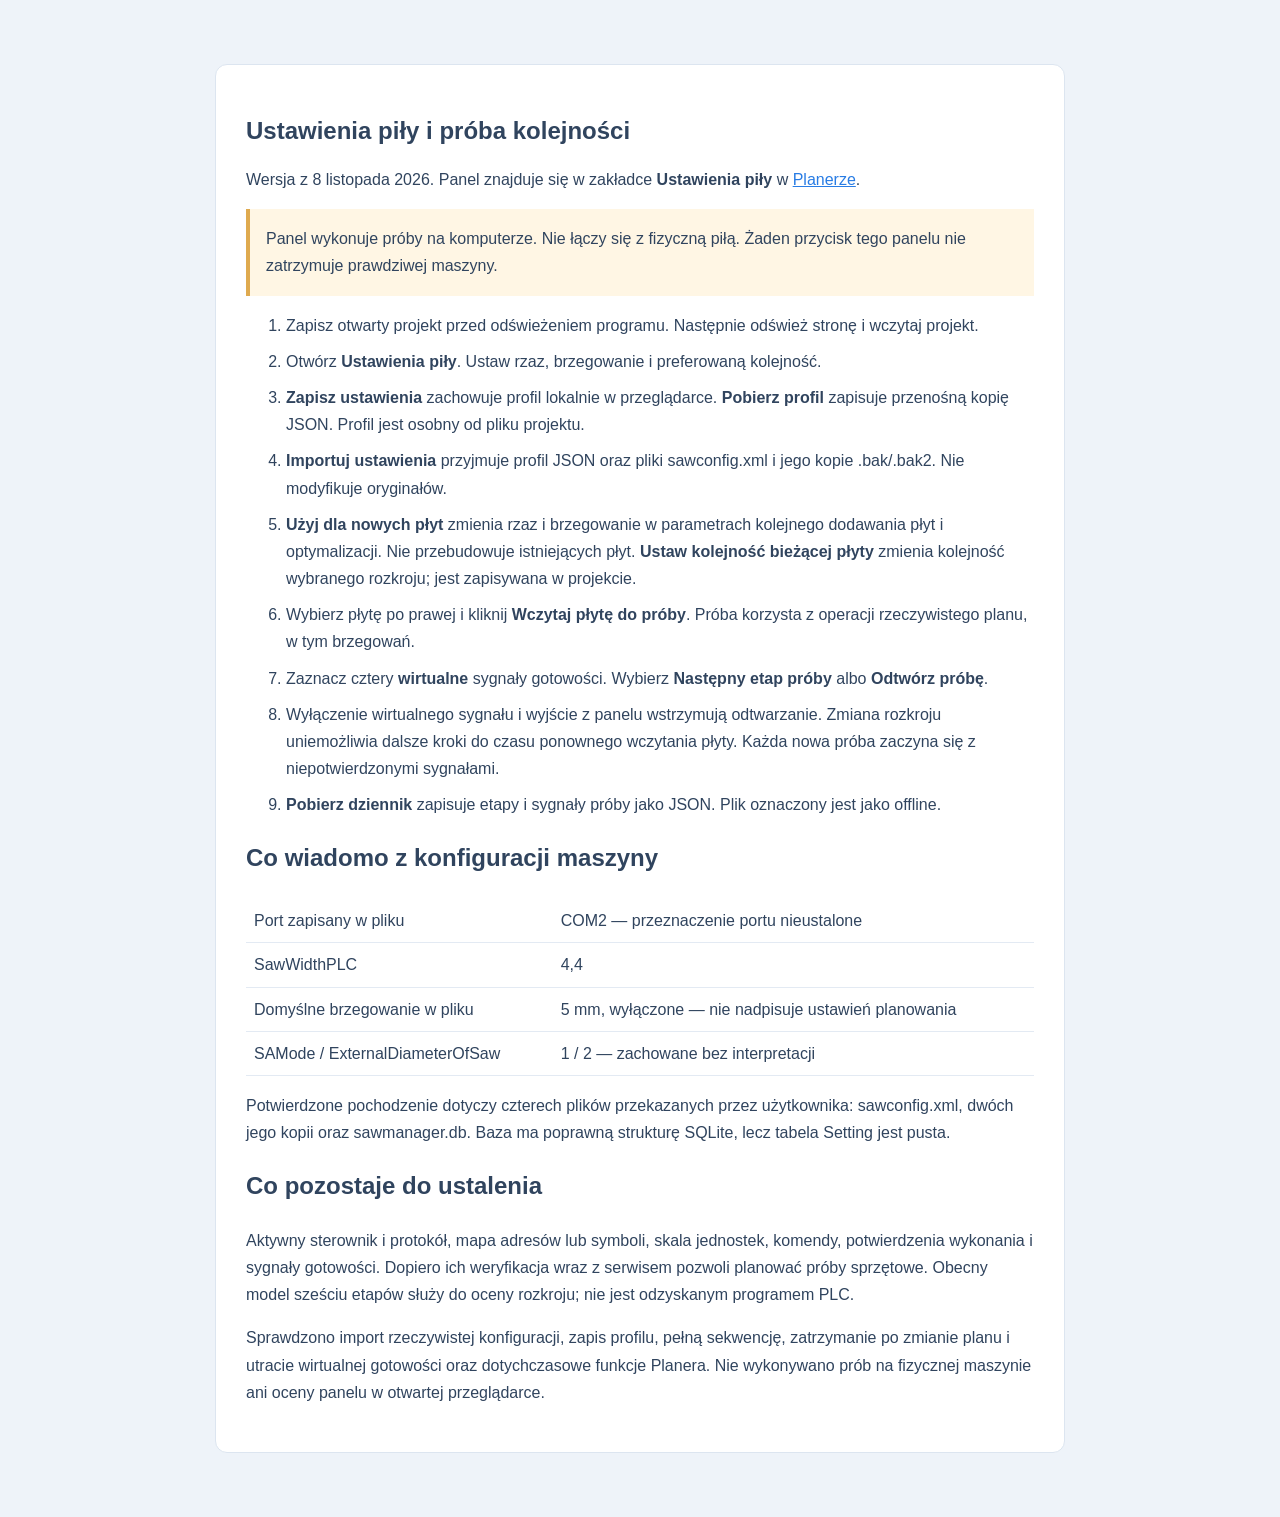
<file: ustawienia-pily.html>
<!doctype html><html lang="pl"><meta charset="utf-8"><meta name="viewport" content="width=device-width,initial-scale=1"><title>Ustawienia MS320 — próba komputerowa</title><style>body{font:16px/1.7 'Segoe UI',sans-serif;background:#eef3f9;color:#30445e;max-width:850px;margin:40px auto;padding:24px}article{background:white;border:1px solid #dce5f0;border-radius:12px;padding:30px}h1{line-height:1.3}aside{padding:16px;background:#fff6e4;border-left:4px solid #dfaa4f}a{color:#287ce4}li{margin:9px 0}table{border-collapse:collapse;width:100%}td{padding:8px;border-bottom:1px solid #e3eaf3}</style><article><h1>Ustawienia piły i próba kolejności</h1><p>Wersja z 8 listopada 2026. Panel znajduje się w zakładce <b>Ustawienia piły</b> w <a href="../index.html">Planerze</a>.</p><aside>Panel wykonuje próby na komputerze. Nie łączy się z fizyczną piłą. Żaden przycisk tego panelu nie zatrzymuje prawdziwej maszyny.</aside><ol><li>Zapisz otwarty projekt przed odświeżeniem programu. Następnie odśwież stronę i wczytaj projekt.</li><li>Otwórz <b>Ustawienia piły</b>. Ustaw rzaz, brzegowanie i preferowaną kolejność.</li><li><b>Zapisz ustawienia</b> zachowuje profil lokalnie w przeglądarce. <b>Pobierz profil</b> zapisuje przenośną kopię JSON. Profil jest osobny od pliku projektu.</li><li><b>Importuj ustawienia</b> przyjmuje profil JSON oraz pliki sawconfig.xml i jego kopie .bak/.bak2. Nie modyfikuje oryginałów.</li><li><b>Użyj dla nowych płyt</b> zmienia rzaz i brzegowanie w parametrach kolejnego dodawania płyt i optymalizacji. Nie przebudowuje istniejących płyt. <b>Ustaw kolejność bieżącej płyty</b> zmienia kolejność wybranego rozkroju; jest zapisywana w projekcie.</li><li>Wybierz płytę po prawej i kliknij <b>Wczytaj płytę do próby</b>. Próba korzysta z operacji rzeczywistego planu, w tym brzegowań.</li><li>Zaznacz cztery <b>wirtualne</b> sygnały gotowości. Wybierz <b>Następny etap próby</b> albo <b>Odtwórz próbę</b>.</li><li>Wyłączenie wirtualnego sygnału i wyjście z panelu wstrzymują odtwarzanie. Zmiana rozkroju uniemożliwia dalsze kroki do czasu ponownego wczytania płyty. Każda nowa próba zaczyna się z niepotwierdzonymi sygnałami.</li><li><b>Pobierz dziennik</b> zapisuje etapy i sygnały próby jako JSON. Plik oznaczony jest jako offline.</li></ol><h2>Co wiadomo z konfiguracji maszyny</h2><table><tr><td>Port zapisany w pliku</td><td>COM2 — przeznaczenie portu nieustalone</td></tr><tr><td>SawWidthPLC</td><td>4,4</td></tr><tr><td>Domyślne brzegowanie w pliku</td><td>5 mm, wyłączone — nie nadpisuje ustawień planowania</td></tr><tr><td>SAMode / ExternalDiameterOfSaw</td><td>1 / 2 — zachowane bez interpretacji</td></tr></table><p>Potwierdzone pochodzenie dotyczy czterech plików przekazanych przez użytkownika: sawconfig.xml, dwóch jego kopii oraz sawmanager.db. Baza ma poprawną strukturę SQLite, lecz tabela Setting jest pusta.</p><h2>Co pozostaje do ustalenia</h2><p>Aktywny sterownik i protokół, mapa adresów lub symboli, skala jednostek, komendy, potwierdzenia wykonania i sygnały gotowości. Dopiero ich weryfikacja wraz z serwisem pozwoli planować próby sprzętowe. Obecny model sześciu etapów służy do oceny rozkroju; nie jest odzyskanym programem PLC.</p><p>Sprawdzono import rzeczywistej konfiguracji, zapis profilu, pełną sekwencję, zatrzymanie po zmianie planu i utracie wirtualnej gotowości oraz dotychczasowe funkcje Planera. Nie wykonywano prób na fizycznej maszynie ani oceny panelu w otwartej przeglądarce.</p></article></html>
</file>
<file: css/studio.css>
:root{--ink:#30445e;--muted:#8798ad;--line:#dee6ef;--blue:#287ce4;--bg:#eff3f8}
nav .research-link{align-self:center;color:#547ca9;font-size:11px;text-decoration:none;white-space:nowrap}nav .research-link:hover{text-decoration:underline}nav .research-link:focus-visible{outline:3px solid #94bffa;outline-offset:4px}
*{box-sizing:border-box}body{margin:0;background:var(--bg);color:var(--ink);font:13px/1.5 "Segoe UI",Arial,sans-serif}button,input,select{font:inherit}button{border:1px solid #d9e3ee;border-radius:5px;padding:8px 12px;color:#526e8f;background:#fff;cursor:pointer;font-weight:600}button:hover{background:#f4f8fe;border-color:#96b9e5}button.primary{background:var(--blue);border-color:var(--blue);color:#fff}button:disabled{opacity:.45;cursor:default}button:focus-visible,input:focus-visible,select:focus-visible{outline:3px solid #94bffa;outline-offset:1px}input,select{border:1px solid #d6e0ed;border-radius:5px;padding:8px 10px;color:#355270;background:#fbfcfe;min-width:0}input[type=checkbox]{accent-color:var(--blue)}input[type=number]{font-variant-numeric:tabular-nums}.hidden,[hidden]{display:none!important}
header{min-height:76px;background:#252d39;display:flex;align-items:center;justify-content:space-between;padding:15px 25px;gap:20px;color:#fff}.brand{display:flex;align-items:center;gap:12px}.brand strong{font-size:17px;font-weight:600;display:block}.brand small{font-size:8px;letter-spacing:1.3px;color:#a6b7ca}.mark{display:grid;place-items:center;background:#347fe3;border-radius:8px;width:38px;height:38px;font-size:20px}.header-actions{display:flex;gap:8px;flex-wrap:wrap}.header-actions button{background:#354154;border-color:#4b5870;color:#e5edf7}.header-actions .primary{background:#287ce4;border-color:#287ce4}nav{height:55px;display:flex;align-items:stretch;background:white;border-bottom:1px solid var(--line);padding:0 25px;gap:25px}nav button{border:0;border-bottom:3px solid transparent;border-radius:0;background:none;color:#879bb4;font-weight:600;font-size:12px;padding:0 4px}nav button.active{border-bottom-color:#287ce4;color:#287ce4}nav button span{font-size:9px;padding:2px 5px;background:#eef4fd;border-radius:3px}.local{margin-left:auto;align-self:center;font-size:10px;color:#8fa3ba}.local i{display:inline-block;width:6px;height:6px;background:#60c39e;border-radius:50%;margin-right:6px}
.project-bar{display:flex;align-items:center;gap:20px;padding:18px 25px 12px}.project-bar small{font-size:9px;letter-spacing:1px;color:#93a4b9;display:block}.project-bar input{font-size:17px;font-weight:600;border:0;background:transparent;padding:2px 0;width:320px}.project-bar #projectSummary{margin-left:auto;color:#859bb4;font-size:11px}.pill{font-size:9px;background:#e7effb;border:1px solid #dbe6f6;color:#6d8eb7;padding:3px 7px;border-radius:4px}
main{padding:0 25px 25px;max-width:1920px;margin:auto}.view{display:none}.view.active{display:block}.tools{display:flex;align-items:center;gap:8px;flex-wrap:wrap;margin-bottom:15px}.tools label{display:flex;align-items:center;gap:7px;font-size:11px;color:#7891ae}.tools input[type=number]{width:70px}.tools input[type=search]{margin-left:auto;width:290px}.tools span{color:#7f95af;font-size:11px}select{cursor:pointer}.tools #sheetPicker,.tools #simSheetPicker{min-width:240px;max-width:470px}
.editor-grid{display:grid;grid-template-columns:minmax(0,1fr) 320px;gap:18px;align-items:start}.card{background:#fff;border:1px solid var(--line);border-radius:8px;margin-bottom:15px;overflow:hidden;box-shadow:0 2px 5px #2d436007}.card-title{display:flex;justify-content:space-between;align-items:center;gap:12px;border-bottom:1px solid #e9eff5;padding:13px 17px}.card-title b{font-size:12px;font-weight:650}.card-title span{font-size:10px;color:#8ca3be}.card-body{padding:16px}.muted{color:#8da1b8;font-size:12px}.canvas-area{position:relative;height:clamp(380px,55vh,650px);background:#f6f9fc;margin:14px;border:1px solid #e3eaf3;border-radius:5px;overflow:hidden}canvas{display:block;width:100%;height:100%}.canvas-caption{padding:0 17px 13px;display:flex;justify-content:space-between;gap:10px;align-items:center;font-size:10px;color:#8b9fb7}.canvas-caption label{display:flex;align-items:center;gap:5px}.empty-state{position:absolute;inset:0;display:flex;align-items:center;justify-content:center;flex-direction:column;text-align:center;color:#90a4bd;background:#f6f9fc}.empty-state h2{font-size:19px;font-weight:550;color:#4a6b92;margin:12px 0 0}.empty-state p{font-size:12px;line-height:1.7;margin-bottom:20px}.empty-icon{font-size:39px;border:1px solid #d7e5f5;border-radius:12px;color:#8fb6e4;background:#edf4fd;height:70px;width:70px;display:grid;place-items:center}
.stats{display:grid;grid-template-columns:repeat(4,1fr);border:1px solid var(--line);border-radius:8px;background:#fff;padding:17px 0;margin:0 0 15px}.stats>div{padding:0 17px;border-right:1px solid #e7edf5}.stats>div:last-child{border:0}.stats small{display:block;font-size:8px;letter-spacing:.6px;color:#94a8c0}.stats strong{font-size:22px;font-weight:600;color:#46688f;display:block;margin-top:5px}.small-note{font-size:11px;color:#93a4ba;line-height:1.7;margin-top:8px}.data-grid{display:grid;grid-template-columns:1fr 1fr;gap:9px 12px}.datum{font-size:11px}.datum span{display:block;color:#8fa3bc;font-size:10px}.datum b{font-weight:600;color:#496b94;overflow-wrap:anywhere}.datum.wide{grid-column:1/-1}.selection-actions{padding-top:0;display:flex;gap:7px;flex-wrap:wrap}.board-row{padding:11px 16px;border-bottom:1px solid #edf2f7;cursor:pointer}.board-row.active{background:#edf5ff;box-shadow:inset 3px 0 #287ce4}.board-row b{font-weight:600;display:block;font-size:11px}.board-row small{color:#91a7c0;font-size:10px}.issues{padding:12px 17px;color:#b07348;font-size:11px}.issues div{padding:4px 0}.table-wrap{overflow:auto}table{width:100%;border-collapse:collapse;font-size:11px;white-space:nowrap}th{background:#f3f7fc;color:#728cab;font-weight:600;text-align:left;padding:12px 11px;position:sticky;top:0;z-index:1}td{border-bottom:1px solid #eaf0f7;padding:10px 11px;color:#516e90}tbody tr:hover{background:#f6faff}tr.attention{background:#fff8ed}td button{font-size:10px;padding:4px 8px}.table-wrap #partsTable td:nth-child(13){white-space:normal;min-width:160px;font-size:10px}.badge{font-size:10px;background:#edf4ff;color:#6b90be;padding:2px 5px;border-radius:3px}.edge-cell{color:#289c60!important;font-weight:600}
.simulation-grid{display:grid;grid-template-columns:minmax(0,1fr) 300px;gap:18px}.simulation-grid #simulationCanvas{height:490px;background:#f5f8fc}.simulation-grid #miniCanvas{height:200px;background:#f7faff}.buffer-grid{display:grid;grid-template-columns:1fr 1fr;gap:18px}.fragment-list{display:flex;gap:8px;flex-wrap:wrap;padding:13px;min-height:70px;max-height:180px;overflow:auto}.fragment-chip{border:1px solid #dbe8f5;background:#f0f7ff;border-radius:5px;padding:8px;font-size:10px;color:#6c8bac;min-width:100px}.fragment-chip b{display:block;color:#3e6b99;font-weight:600}.fragment-chip.active{border-color:#f0a45e;background:#fff8ee}.finished .fragment-chip{background:#f0faf6;border-color:#d2e9dc}.operation-list{display:flex;gap:6px;overflow:auto;padding:2px 0 12px}.operation-list button{font-size:10px;padding:7px 9px;white-space:nowrap}.operation-list button.active{border-color:#eea25f;background:#fff4e9;color:#b26d35}
dialog{border:1px solid #d9e3ef;border-radius:10px;box-shadow:0 30px 100px #13283c40;padding:0;max-height:90vh;width:580px;max-width:calc(100vw - 24px);color:#375370;background:#fff;overflow:auto}dialog::backdrop{background:#172b454f;backdrop-filter:blur(2px)}.dialog-title{display:flex;justify-content:space-between;align-items:center;padding:15px 20px;border-bottom:1px solid #e7eef6}.dialog-title h2{font-size:16px;font-weight:600;margin:0}.dialog-title button{border:0;font-size:22px;font-weight:400;padding:0 5px;color:#8ca4c0}.form-grid{display:grid;grid-template-columns:1fr 1fr;gap:14px;padding:20px}.form-grid label{font-size:11px;color:#7f98b7;display:flex;flex-direction:column;gap:5px}.form-grid label.wide{grid-column:1/-1}.form-grid .check-label{display:flex;flex-direction:row;align-items:center;gap:8px}.form-grid input{width:100%}.form-grid input[type=checkbox]{width:auto}.dialog-actions{display:flex;justify-content:flex-end;gap:8px;padding:14px 20px;border-top:1px solid #e7eef6;background:#f8fafd}dialog>p,dialog form>p,dialog details{margin:14px 20px;color:#8097b4;font-size:11px}dialog pre{font:10px/1.5 monospace;white-space:pre-wrap;overflow-wrap:anywhere}.wide-dialog{width:1200px}.wide-dialog .table-wrap{max-height:48vh;margin:0 20px;border:1px solid #e2eaf5}.import-summary{padding:15px 20px;color:#547ba4}.import-warnings{padding:12px 20px;color:#b07e48;font-size:11px}.group-list{margin:0 20px;color:#7895b6;font-size:11px}.group-list div{padding:5px 0;border-bottom:1px solid #edf2f8}
.labels-grid{display:grid;grid-template-columns:minmax(0,1fr) 330px;gap:18px}.label-stage{background:#e5ebf4}.label-stage .card-title{background:white}.label-preview{display:grid;place-items:center;padding:35px;min-height:460px;overflow:auto}.label-navigation{display:flex;gap:8px;justify-content:center;padding:0 15px 20px}.empty-label{color:#8ca1bb}.sticker{font-family:Arial,sans-serif;position:relative;background:#fff;color:#111;overflow:hidden;flex:none;box-shadow:0 4px 14px #263a5522;--ew:1mm}.sticker .edge{position:absolute;background:#24a341;z-index:2}.sticker .et{top:1mm;left:1mm;right:1mm;height:var(--ew)}.sticker .eb{bottom:1mm;left:1mm;right:1mm;height:var(--ew)}.sticker .el{left:1mm;top:1mm;bottom:1mm;width:var(--ew)}.sticker .er{right:1mm;top:1mm;bottom:1mm;width:var(--ew)}
.sticker-content{position:absolute;inset:3mm 3mm 2mm 7mm;display:flex;flex-direction:column;align-items:center;justify-content:space-around;text-align:center;gap:1mm}.sticker-logo{width:37%;height:13%;object-fit:contain}.sticker-name{font-size:4.2mm;font-weight:700;line-height:1.05;max-width:100%;overflow-wrap:anywhere}.sticker-dim{font-size:3.8mm;font-weight:700;white-space:nowrap}.sticker-code{font-size:3mm;color:#d62b58;overflow-wrap:anywhere;max-width:100%}.sticker-project{font-size:4.1mm;font-weight:700}.sticker-material{font-size:2.5mm;color:#7a7a7a;overflow-wrap:anywhere}.sticker-barcode{width:91%;height:19%;display:flex;flex-direction:column;align-items:center}.sticker-barcode svg{display:block;width:100%;height:100%;min-height:0}.sticker-barcode small{font:2.5mm/1.2 monospace;white-space:nowrap}.sticker-short{position:absolute;left:4mm;top:2.3mm;font-size:4mm;font-weight:700}.sticker-long{position:absolute;left:2.6mm;top:47%;writing-mode:vertical-rl;transform:rotate(180deg);font-size:4mm;font-weight:700}.barcode-error{font-size:10px;color:#ae514c}
#toast{position:fixed;bottom:22px;left:50%;transform:translateX(-50%);background:#243a55;color:white;border-radius:7px;padding:11px 18px;font-size:12px;box-shadow:0 6px 25px #18354f30;opacity:0;pointer-events:none;z-index:30;max-width:90vw}#toast.show{opacity:1}.hover-info{position:fixed;background:#fff;border:1px solid #ccddf0;box-shadow:0 5px 25px #18374f22;border-radius:6px;padding:12px;z-index:20;max-width:310px;pointer-events:none;font-size:11px;color:#6382a5}.hover-info strong{color:#345b88}.hover-info div{margin:3px 0}.print-host{display:none}
@media(max-width:1050px){header{padding:14px 18px}nav{padding:0 18px;gap:18px}.local{display:none}main{padding:0 18px 20px}.project-bar{padding:17px 18px 10px}.editor-grid{grid-template-columns:1fr 280px}.simulation-grid{grid-template-columns:1fr 250px}.labels-grid{grid-template-columns:1fr 280px}.simulation-grid #simulationCanvas{height:440px}.canvas-caption{flex-wrap:wrap}.tools input[type=search]{margin-left:0}}
@media(max-width:780px){header{flex-wrap:wrap;gap:12px}.header-actions{width:100%}.header-actions button{flex:1;font-size:10px;padding:7px 8px}.brand strong{font-size:15px}nav{overflow:auto;gap:15px;white-space:nowrap}nav button{font-size:11px}.project-bar{gap:10px;flex-wrap:wrap}.project-bar input{width:240px}.project-bar #projectSummary{font-size:10px}.editor-grid,.simulation-grid,.labels-grid{grid-template-columns:1fr}.canvas-area{height:360px}.editor-grid>aside{display:grid;grid-template-columns:1fr 1fr;gap:12px}.editor-grid>aside>.small-note{grid-column:1/-1}.simulation-grid>aside{display:grid;grid-template-columns:1fr 1fr;gap:12px}.buffer-grid{gap:12px}.simulation-grid #simulationCanvas{height:420px}.stats>div{padding:0 10px}.stats small{font-size:7px}.stats strong{font-size:18px}.tools{gap:6px}.tools button{font-size:11px;padding:7px 9px}.tools #sheetPicker,.tools #simSheetPicker{min-width:180px}.labels-grid{grid-template-columns:1fr}.label-preview{padding:20px;min-height:340px}}
@media(max-width:450px){main{padding:0 10px 15px}.project-bar{padding:15px 10px 10px}.editor-grid>aside{display:block}.stats{grid-template-columns:1fr 1fr;row-gap:15px}.stats>div:nth-child(2){border:0}.simulation-grid>aside{display:block}.buffer-grid{grid-template-columns:1fr;gap:0}.canvas-area{height:300px}.project-bar #projectSummary{margin-left:0}.form-grid{gap:12px;padding:16px}.label-preview{padding:15px}.simulation-grid #simulationCanvas{height:370px}.tools{align-items:stretch}.tools label{font-size:10px}}

/* Fixed reference position: order name replaces the code without shifting the remaining fields. */
.sticker-content{inset:0;display:block;text-align:center}.sticker-logo{position:absolute;left:22%;top:.5%;width:56%;height:34%;object-fit:contain}.sticker-name,.sticker-dim,.sticker-code,.sticker-project,.sticker-material{position:absolute;left:12%;width:84%;display:flex;align-items:center;justify-content:center;line-height:1.12;padding:0 1mm;overflow:hidden}.sticker-name{top:37%;height:11%;font-size:4.1mm}.sticker-dim{top:49.5%;height:8%;font-size:3.8mm}.sticker-code,.sticker-project{top:61.5%;height:9.5%;font-size:3.5mm}.sticker-project{font-weight:700;color:#111}.sticker-material{top:73%;height:7%;font-size:2.35mm}.sticker-barcode{position:absolute;left:17%;top:82%;width:73%;height:15%}.sticker-barcode svg{height:78%;flex:none}.sticker-barcode small{font-size:2mm;line-height:1.1;padding-top:.5mm}.sticker .edge{background:#2ca752;--ew:.9mm}.sticker-short{font-size:3.8mm;z-index:1}.sticker-long{top:52%;font-size:3.8mm;z-index:1}.without-code .sticker-project{top:61.5%;height:9.5%}

.sticker>.label-vector{position:absolute;inset:0;display:block;width:100%;height:100%;overflow:hidden}.label-preview .sticker{flex-shrink:0}#labelTemplatePicker{max-width:220px}

.label-preview .sticker{width:min(600px,100%)!important;height:auto!important;aspect-ratio:var(--label-ratio,4/3)}
</file>
<file: css/process.css>
.process-workspace{display:grid;grid-template-columns:minmax(0,1.25fr) minmax(0,.85fr);gap:16px;align-items:stretch}.process-workspace>.card{min-width:0}.process-workspace #simulationCanvas{height:clamp(620px,72vh,900px);width:100%;background:#e8eef4}.process-workspace .canvas-area{height:clamp(560px,66vh,840px)}#processControls{margin:8px 0}#processControls #simSheetPicker{display:none}#simTimeline{width:100%;height:15px;padding:0;margin:0 0 12px;accent-color:#287ce4}body.simulation-focus .process-workspace{grid-template-columns:minmax(0,1.8fr) minmax(0,.8fr)}body.process-expanded{overflow:hidden}body.process-expanded #processWorkspace{position:fixed;z-index:500;inset:95px 16px 16px;background:#eff3f8;padding:12px;border:1px solid #b8cadf;box-shadow:0 0 0 100vmax #172333dc;grid-template-columns:minmax(0,1.7fr) minmax(0,.8fr)}body.process-expanded #processControls{position:fixed;z-index:501;top:12px;left:28px;right:28px;color:white}body.process-expanded #processControls span,body.process-expanded #processControls label{color:#d8e5f4}body.process-expanded #simTimeline{position:fixed;z-index:501;top:68px;left:28px;width:calc(100% - 56px)}body.process-expanded .process-workspace #simulationCanvas{height:calc(100vh - 205px)}body.process-expanded .process-workspace .canvas-area{height:calc(100vh - 275px)}.search-progress{padding:18px;border:1px solid #bdd4ef;border-radius:8px;margin:12px 0;background:#f3f8ff}.search-progress progress{width:100%;height:14px}.search-progress p{margin:8px 0}.search-progress button{margin-top:8px}.process-workspace .canvas-caption{font-size:10px}@media(max-width:1150px){.editor-grid{grid-template-columns:minmax(0,1fr) 245px}.process-workspace,body.simulation-focus .process-workspace{grid-template-columns:minmax(0,1fr)}.process-workspace .canvas-area{height:380px}.process-workspace #simulationCanvas{height:650px}}@media(max-width:800px){.editor-grid{grid-template-columns:1fr}.process-workspace #simulationCanvas{height:570px}body.process-expanded #processWorkspace{overflow:auto;grid-template-columns:1fr}body.process-expanded #processControls{font-size:10px;gap:4px;top:6px}#processControls button{padding:7px}nav{overflow-x:auto;flex-shrink:0;gap:14px}}
.machine-settings{display:flex;gap:12px;flex-wrap:wrap;padding:10px 14px;border-bottom:1px solid #e1e9f2;background:#f5f8fc}.machine-settings label{display:grid;gap:4px;font-size:10px;color:#718ba6;flex:1;min-width:180px}.machine-settings select{padding:6px;font-size:11px;width:100%}body.process-expanded .process-workspace #simulationCanvas{height:calc(100vh - 275px)}
</file>
<file: css/workspace.css>
/* Shared plan/process workspace: compact controls and a useful sheet inspector. */
body{background:#f0f4f8;color:#344f6b}header{min-height:66px;padding:11px 24px}.brand .mark{width:34px;height:34px}.brand strong{font-size:16px}.brand small{font-size:8px}nav{height:48px;gap:22px}nav button{font-size:12px;white-space:nowrap}nav .research-link{font-size:11px}.project-bar{padding:12px 24px;gap:14px}.project-bar input{font-size:16px}.project-bar #projectSummary{font-size:12px}.tools{margin-bottom:12px}.editor-grid{grid-template-columns:minmax(0,1fr) 300px;gap:16px;align-items:start}.editor-sidebar{position:sticky;top:12px;min-width:0}.editor-sidebar .card{margin-bottom:12px}.card{box-shadow:0 3px 12px #29496707;border-color:#dbe5ef}.card-title{padding:12px 14px}.card-title b{font-size:12px}.card-title span{font-size:11px;color:#7f96af}.process-workspace,body.simulation-focus .process-workspace{grid-template-columns:minmax(0,1fr) minmax(0,1.1fr);gap:14px}.process-workspace #simulationCanvas{height:clamp(350px,49vh,610px)}.process-workspace .canvas-area{height:clamp(350px,49vh,610px);margin:10px;background:#f7faff}.process-workspace .card{display:flex;flex-direction:column}.process-workspace .canvas-caption{margin-top:auto;min-height:36px;padding:7px 12px;font-size:10px;flex-wrap:wrap;gap:7px}.plan-title{display:block}.plan-title>div:first-child{display:flex;justify-content:space-between;gap:12px;margin-bottom:10px}.plate-navigation{display:flex;gap:7px;align-items:center;flex-wrap:wrap}.plate-navigation button{font-size:10px;padding:6px 9px}.plate-navigation #showMcutCode{margin-left:auto;color:#2b78cf;background:#edf5ff;border-color:#bed5f0}.plate-navigation #boardPosition{min-width:38px;text-align:center;font-size:11px;font-weight:600;color:#4e759e}#processControls{padding:10px 12px;border:1px solid #dce5ef;background:white;border-radius:8px;gap:7px}#processControls button{font-size:11px;padding:7px 9px}#processControls label{font-size:10px}#simTimeline{height:12px;margin:0 0 10px}.machine-settings{padding:9px 12px;gap:9px}.machine-settings label{font-size:10px;min-width:140px}.machine-settings select{font-size:10px}.stats{padding:12px 0;margin-bottom:12px}.stats strong{font-size:21px}.stats small{font-size:8px}.sheet-parts-list{max-height:clamp(260px,47vh,570px);overflow:auto;position:relative;scrollbar-width:thin}.sheet-part-row{display:block;width:100%;text-align:left;padding:10px 13px;border:0;border-bottom:1px solid #e8eef5;border-radius:0;font-size:11px;font-weight:400;background:white;line-height:1.6;position:relative}.sheet-part-row:hover{background:#f1f7ff;border-color:#e0ebf8}.sheet-part-row.cutting{background:#fff2da;box-shadow:inset 4px 0 #ed9a39}.sheet-part-row.selected{outline:1px solid #75a9e6;outline-offset:-1px}.part-row-head{display:flex;justify-content:space-between;gap:8px}.part-row-head b{font-size:11px;font-weight:650;color:#3f6288;overflow-wrap:anywhere}.part-row-head strong{font-size:10px;white-space:nowrap;color:#7893b0;font-weight:600}.sheet-part-row>span{display:block}.sheet-part-row small{display:block;color:#8199b1;font-size:10px}.sheet-part-row em{font-style:normal;font-size:9px;font-weight:700;color:#b47423;margin-left:6px}.selection-card summary{cursor:pointer;list-style:none}.selection-card summary::after{content:'⌄';color:#8ba2bc}.selection-card[open] summary::after{content:'⌃'}.selection-card .card-body{font-size:11px}.editor-sidebar #simDetails{padding:12px 14px}.editor-sidebar .data-grid{gap:8px 10px}.editor-sidebar .datum{font-size:11px}.editor-sidebar .datum span{font-size:10px}.buffer-grid{gap:14px}.buffer-grid .fragment-list{min-height:55px;max-height:135px}.operation-list{padding-bottom:10px}.operation-list button{font-size:10px}.mcut-code-dialog{width:min(1150px,95vw);height:86vh;max-height:94vh;padding:0;overflow:hidden;border:1px solid #b8cce3;border-radius:10px}.mcut-code-dialog[open]{display:flex;flex-direction:column}.mcut-code-dialog .dialog-title{padding:16px 20px;margin:0;border-bottom:1px solid #dbe5f0;flex-shrink:0}.mcut-code-dialog h2{font-size:18px;margin:0 0 3px}.mcut-code-dialog #mcutCodeCaption{font-size:11px;color:#8ba0b7}.code-tools{display:flex;gap:14px;align-items:center;padding:12px 20px;background:#f2f6fc;flex-wrap:wrap;flex-shrink:0}.code-tools label{display:flex;align-items:center;gap:10px;font-size:11px}.code-tools select{font-size:11px;padding:7px}.code-tools button{font-size:11px;padding:7px 10px}.code-tools>span{font-size:11px;color:#48896c}.code-note{font-size:11px;line-height:1.7;color:#7892ad;margin:0;padding:10px 20px;border-top:1px solid #e5edf6;flex-shrink:0}#mcutCodeContent{margin:0;flex:1;min-height:0;overflow:auto;white-space:pre;background:#122137;color:#d9e9fb;font:12px/1.75 Consolas,monospace;padding:12px 0;counter-reset:code-line}.code-line{display:block;padding:0 15px;min-height:21px}.code-line::before{counter-increment:code-line;content:counter(code-line);display:inline-block;min-width:38px;padding-right:14px;color:#6f8eaf;text-align:right;user-select:none}.current-code-line{background:#73532e;color:#fff2d7}body.process-expanded .process-workspace{grid-template-columns:minmax(0,1fr) minmax(0,1.1fr)}body.process-expanded .process-workspace #simulationCanvas{height:calc(100vh - 280px)}body.process-expanded .process-workspace .canvas-area{height:calc(100vh - 250px)}body.process-expanded .editor-sidebar{position:static}@media(min-width:1800px){.editor-grid{grid-template-columns:minmax(0,1fr) 330px}.sheet-parts-list{max-height:54vh}.sheet-part-row{padding:11px 15px}}@media(max-width:1150px){.editor-grid{grid-template-columns:minmax(0,1fr) 260px}.process-workspace,body.simulation-focus .process-workspace{grid-template-columns:minmax(0,1fr) minmax(0,1fr)}.process-workspace #simulationCanvas,.process-workspace .canvas-area{height:380px}.machine-settings{display:flex;flex-wrap:wrap}.process-workspace .card-title{padding:10px}.process-workspace .card-title b{font-size:11px}.plan-title>div:first-child{display:block}.plate-navigation{gap:5px}.plate-navigation button{font-size:9px;padding:5px 6px}.plate-navigation #showMcutCode{margin-left:0}.card-title #boardCaption{display:block}.project-bar #projectSummary{font-size:10px}.canvas-caption label{font-size:9px}}@media(max-width:850px){.editor-grid{grid-template-columns:minmax(0,1fr)}.editor-sidebar{position:static;display:grid;grid-template-columns:1fr 1fr;gap:12px}.sheet-parts-card{grid-row:span 2}.selection-card{align-self:start}.sheet-parts-list{max-height:390px}.process-workspace #simulationCanvas,.process-workspace .canvas-area{height:340px}nav{gap:14px;padding:0 14px}.local{display:none}.project-bar{padding:10px 14px}.project-bar input{max-width:230px}main{padding:0 14px 20px}.machine-settings{display:flex}.process-workspace,body.simulation-focus .process-workspace{grid-template-columns:1fr 1fr}}@media(max-width:600px){header{padding:12px 14px}.brand{display:none}.header-actions{gap:6px}header button{font-size:11px}.project-bar{flex-wrap:wrap}.project-bar #projectSummary{margin-left:0}.process-workspace,body.simulation-focus .process-workspace{grid-template-columns:1fr}.process-workspace #simulationCanvas{height:380px}.process-workspace .canvas-area{height:360px}.editor-sidebar{display:block}body.process-expanded .process-workspace{grid-template-columns:1fr}.code-tools{padding:10px 12px}.code-note{padding:8px 12px}.mcut-code-dialog .dialog-title{padding:12px}.mcut-code-dialog h2{font-size:15px}}

.order-field{display:flex;flex-direction:column;gap:3px;min-width:120px}.project-bar .order-field input{font-size:13px;width:200px;border:0;background:transparent;border-bottom:1px solid #d6e2ed}.order-field small{font-size:8px;color:#849ab0}.project-bar{flex-wrap:wrap}
</file>
<file: css/saw.css>
.saw-heading{display:flex;justify-content:space-between;align-items:center;gap:16px;margin:12px 0 18px}.saw-heading h1{font-size:23px;margin:0}.saw-heading p{margin:4px 0;color:#7187a0}.saw-status{padding:8px 14px;border-radius:20px;background:#fff2dc;color:#825b1e;border:1px solid #ead5b4;white-space:nowrap}.saw-grid{display:grid;grid-template-columns:minmax(300px,420px) minmax(0,1fr);gap:18px;align-items:start}.saw-form{padding:18px}.saw-form fieldset{border:0;border-bottom:1px solid var(--line);padding:0 0 18px;margin:0 0 18px}.saw-form legend{font-weight:650;font-size:14px;margin-bottom:12px}.saw-fields{display:grid;grid-template-columns:1fr 1fr;gap:12px}.saw-fields label{display:flex;flex-direction:column;gap:5px;color:#637c98;font-size:12px}.saw-fields .wide{grid-column:1/-1}.saw-fields input,.saw-fields select{width:100%}.saw-fields small{color:#8495aa;line-height:1.5}.saw-actions{display:flex;gap:8px;flex-wrap:wrap}.saw-notice{border-left:3px solid #e1a84a;background:#fff9ed;color:#7e6339;padding:12px 15px;line-height:1.65;margin-bottom:15px}.saw-confirmed{background:#f1f6fc;padding:12px;border-radius:6px;line-height:1.8;margin:0 0 15px;font-size:12px}.saw-confirmed strong{color:#385b85}.saw-form details{margin:15px 0}.saw-form summary{cursor:pointer;color:#577da9}.saw-form dl{display:grid;grid-template-columns:1fr 1fr;gap:6px;font-size:12px}.saw-form dd{margin:0;overflow-wrap:anywhere}.saw-trial-body{padding:18px}.saw-trial-tools{display:flex;gap:8px;flex-wrap:wrap;margin-bottom:14px}.saw-trial-tools select{flex:1;min-width:180px}.saw-metrics{display:grid;grid-template-columns:repeat(3,1fr);gap:10px;margin:16px 0}.saw-metrics>div{background:#f3f7fc;border:1px solid #e3ebf5;border-radius:7px;padding:12px}.saw-metrics small{display:block;color:#7a91ad}.saw-metrics strong{display:block;font-size:18px;margin-top:5px}.saw-phase{padding:22px;background:#26384e;border-radius:9px;color:#fff;margin:14px 0}.saw-phase small{color:#a8c5e6}.saw-phase h2{font-size:22px;margin:7px 0}.saw-phase p{margin:3px 0;color:#cbd9e9}.saw-phase progress{width:100%;margin-top:14px;height:7px;accent-color:#65b5ed}.saw-signal-grid{display:grid;grid-template-columns:1fr 1fr;gap:9px;margin:10px 0 16px}.saw-signal-grid label{padding:10px;border:1px solid #dce6f0;border-radius:5px;display:flex;gap:9px;align-items:center}.saw-signal-grid input{width:17px;height:17px;flex:none}.saw-steps{display:flex;gap:6px;flex-wrap:wrap;margin:10px 0}.saw-steps span{border:1px solid #dce6f0;color:#8092a8;border-radius:4px;padding:5px 8px;font-size:11px}.saw-steps .active{border-color:#3987e1;color:#246abe;background:#eaf3ff}.saw-log{height:200px;overflow:auto;background:#f7f9fc;padding:8px 14px;font:11px/1.7 Consolas,monospace;border-top:1px solid var(--line)}.saw-log p{margin:3px 0;overflow-wrap:anywhere}.saw-live{padding:16px;border-top:1px solid var(--line);color:#75899f}.saw-live strong{display:block;color:#536f8d;margin-bottom:6px}.saw-feedback{min-height:24px;color:#3976aa;margin:8px 0;overflow-wrap:anywhere}.saw-readiness{margin:10px 0 20px;padding-left:20px;line-height:1.9;color:#7d8fa4}.saw-readiness li:first-child{color:#3874a7}
@media(max-width:1000px){.saw-grid{grid-template-columns:1fr}.saw-heading{align-items:flex-start;flex-direction:column}nav{height:auto;min-height:55px;flex-wrap:wrap;gap:14px}nav button{min-height:45px}}
@media(max-width:540px){.saw-fields,.saw-signal-grid{grid-template-columns:1fr}.saw-metrics{grid-template-columns:1fr}.saw-fields .wide{grid-column:auto}.saw-heading h1{font-size:20px}}
</file>
<file: css/lbld-editor.css>
:root{font:13px/1.5 'Segoe UI',Arial,sans-serif;color:#38516a;background:#edf2f7;--line:#d7e1ed;--blue:#287ce4}*{box-sizing:border-box}body{margin:0}button,input,select,textarea{font:inherit}button{cursor:pointer;background:#fff;border:1px solid #cdd9e7;border-radius:6px;color:#486787;padding:8px 12px;font-weight:600}button:hover{background:#eaf3ff;border-color:#80ade5}button:disabled{opacity:.4;cursor:default}button.primary{background:var(--blue);border-color:var(--blue);color:white}button:focus-visible,input:focus-visible,select:focus-visible,textarea:focus-visible{outline:3px solid #a9ceff;outline-offset:1px}input,select,textarea{border:1px solid #cedbe9;border-radius:5px;padding:8px;background:#fcfdff;color:#334f6b;min-width:0}textarea{resize:vertical}input[type=checkbox]{accent-color:var(--blue)}[hidden]{display:none!important}header{padding:18px 26px;min-height:78px;background:#252e3b;color:white;display:flex;align-items:center;justify-content:space-between;gap:20px}.brand{text-decoration:none;color:#fff;font-size:14px;font-weight:700;letter-spacing:1px}.brand span{font-size:11px;color:#b0c7df}.actions{display:flex;gap:9px;flex-wrap:wrap}.actions button{background:#35445a;border-color:#52627a;color:#e2edfa}.actions .primary{background:#287ce4;border-color:#287ce4}.filebar{padding:11px 26px;background:white;border-bottom:1px solid var(--line);display:flex;justify-content:space-between;gap:16px;font-size:11px}.filebar strong{font-size:13px;color:#385a80}.filebar #fileStatus{margin-left:14px;padding:3px 8px;border-radius:4px;background:#e9f4ed;color:#4c886b}.filebar>span{color:#8b9db2}.layout{display:grid;grid-template-columns:240px minmax(360px,1fr) 310px;gap:18px;max-width:1900px;margin:auto;padding:20px;align-items:start}.panel{border:1px solid var(--line);border-radius:9px;background:white;overflow:hidden;box-shadow:0 2px 8px #18365707}.panel-title{display:flex;justify-content:space-between;gap:10px;padding:15px;border-bottom:1px solid #e4ebf2}.panel-title h2{font-size:13px;margin:0}.panel-title span{font-size:11px;color:#8b9eb7}.add-buttons{display:flex;gap:6px;padding:12px}.add-buttons button{flex:1}.shape-list{padding:0 8px;max-height:460px;overflow:auto}.shape-item{display:block;width:100%;text-align:left;border:1px solid transparent;border-radius:5px;padding:10px 11px;line-height:1.5;font-size:12px;margin:0 0 4px}.shape-item.active{background:#edf5ff;border-color:#88b6ed;box-shadow:inset 3px 0 #287ce4}.shape-item small{display:block;font-size:10px;font-weight:400;color:#8197af;overflow:hidden;text-overflow:ellipsis;white-space:nowrap}.shape-item b{font-weight:650}.object-tools{display:grid;grid-template-columns:1fr 1fr;gap:6px;padding:12px;border-top:1px solid #e3ebf4;margin-top:8px}.object-tools button{padding:7px;font-size:11px}.help{font-size:11px;color:#8a9db3;line-height:1.7;margin:12px 15px}.history{display:flex;gap:7px;padding:0 12px 15px}.history button{flex:1;font-size:11px}.workarea{min-width:0}.toolbar{display:flex;align-items:center;gap:12px;margin-bottom:15px;flex-wrap:wrap}.toolbar>div{margin-right:auto}.toolbar h1{font-size:20px;margin:0;color:#3a5a7e;font-weight:650}.toolbar p{font-size:11px;color:#829bb4;margin:2px 0}.toolbar label{font-size:10px;color:#8ca1b7}.toolbar select{display:block;padding:7px;font-size:11px;max-width:220px}.stage{background:#dfe8f2;border:1px solid #cbd8e7;border-radius:9px;min-height:510px;height:calc(100vh - 305px);max-height:900px;padding:32px;display:flex;align-items:center;justify-content:center;overflow:auto;background-image:radial-gradient(#c4d3e4 1px,transparent 1px);background-size:14px 14px}#labelCanvas{display:block;flex-shrink:0;width:min(100%,740px);height:auto;max-height:100%;background:white;box-shadow:0 8px 30px #385c7e25;touch-action:none;user-select:none;overflow:visible}.label-shape{cursor:move}.selection-box{fill:none;stroke:#287ce4;stroke-width:.65;stroke-dasharray:2 1;pointer-events:none}.size-handle{fill:#287ce4;stroke:#fff;stroke-width:.6;cursor:nwse-resize}.canvas-footer{display:flex;gap:12px;padding:12px 0;flex-wrap:wrap;align-items:center;color:#8197ae;font-size:10px}.canvas-footer label{display:flex;align-items:center;gap:6px}.canvas-footer input[type=number]{width:65px;padding:5px}.note{margin:0 0 14px;color:#8194aa;font-size:11px;line-height:1.7}.sample-panel{border:1px solid #d4e0ee;background:#f8fbff;border-radius:6px;padding:11px 14px;margin:10px 0;color:#7690ad;font-size:11px}.sample-panel summary{cursor:pointer;font-weight:600}.sample-panel p{line-height:1.8}.sample-grid{display:grid;grid-template-columns:repeat(3,1fr);gap:10px;padding-top:12px}.sample-grid label{font-size:10px}.sample-grid input{display:block;width:100%;padding:6px}.properties form{padding:14px}.properties form>label{display:block;font-size:11px;color:#7891ac;margin-bottom:12px}.properties form>label input,.properties form>label textarea{display:block;width:100%;margin-top:4px}.properties fieldset{margin:12px 0;padding:10px;border:1px solid #dde6f0;border-radius:6px;min-width:0}.properties legend{font-size:10px;color:#8499b2;padding:0 5px}.form-grid{display:grid;grid-template-columns:1fr 1fr;gap:9px}.form-grid label,fieldset>label{font-size:10px;color:#8197af}fieldset>label{display:block;margin-bottom:8px}.form-grid input,.form-grid select,fieldset>label input{display:block;width:100%;padding:6px;margin-top:3px}.checks{display:flex;gap:15px;margin-top:12px;font-size:10px;color:#6f89a6}.property-actions{display:flex}.property-actions button{width:100%}.properties .help{margin:8px 0;font-size:10px}#insideBindingBox label{display:block;font-size:11px}#insideBindingBox input{display:block;width:100%}#editorMessage{position:fixed;bottom:22px;left:50%;transform:translateX(-50%);background:#263d56;color:#fff;padding:12px 20px;border-radius:7px;box-shadow:0 3px 15px #0002;z-index:20;display:none;max-width:85vw}#editorMessage.show{display:block}code{color:#3c6b9f}@media(max-width:1200px){.layout{grid-template-columns:190px minmax(320px,1fr) 270px;gap:12px;padding:12px}.stage{padding:20px;min-height:450px}.object-tools{grid-template-columns:1fr}}@media(max-width:900px){.layout{grid-template-columns:170px minmax(300px,1fr)}.properties{grid-column:1/-1}.properties form{display:grid;grid-template-columns:repeat(3,1fr);gap:14px}.sample-grid{grid-template-columns:repeat(2,1fr)}header{flex-wrap:wrap}.filebar{flex-wrap:wrap}}@media(max-width:600px){.layout{display:flex;flex-direction:column}.panel,.workarea{width:100%}.shape-list{max-height:160px}.stage{min-height:350px;height:400px}.properties form{display:block}.object-tools{grid-template-columns:repeat(4,1fr)}.objects .help{display:none}.sample-grid{grid-template-columns:1fr 1fr}}

.data-toolbar{display:flex;gap:10px;flex-wrap:wrap;margin:0 0 12px;align-items:end}.data-toolbar label{font-size:10px;color:#7891ac}.data-toolbar select{display:block;max-width:330px;padding:7px;font-size:11px}.data-toolbar button{font-size:11px}.add-buttons{flex-wrap:wrap}.add-buttons button{font-size:11px;padding:7px}
</file>
<file: css/analiza.css>
:root{font-family:Segoe UI,Arial,sans-serif;color:#d8e2ee;background:#101721;font-synthesis:none;line-height:1.6;--muted:#9cacbf;--line:#2b394b;--blue:#81b8ff;--green:#90ddbd}*{box-sizing:border-box}body{margin:0}a{color:var(--blue)}header{height:70px;display:flex;align-items:center;justify-content:space-between;padding:0 max(24px,calc((100vw - 1460px)/2));border-bottom:1px solid var(--line);background:#151f2c}header a{text-decoration:none}.brand{color:#fff;font-size:14px;letter-spacing:2px;font-weight:700}nav{display:flex;gap:24px;font-size:14px}main{max-width:1510px;margin:auto;padding:32px 24px 70px}.hero{display:grid;grid-template-columns:1fr 300px;gap:45px;align-items:center;padding:20px 0 38px}.eyebrow{font-size:12px;letter-spacing:1.5px;font-weight:700;color:var(--blue);margin:0 0 12px}h1{font-size:clamp(30px,3.5vw,51px);line-height:1.14;letter-spacing:-1.4px;color:#f4f8ff;margin:10px 0 22px}h2{color:#f5f8fc;font-size:25px;line-height:1.3;margin:0 0 15px}h3{font-size:17px;color:#edf5ff;margin:10px 0}p{margin:0 0 16px}small,.source-note{font-size:12px;color:var(--muted)}.hero>div>p:last-child{max-width:720px;color:var(--muted)}.verdict{padding:26px;border:1px solid #34524b;background:#172b2a;border-radius:16px;display:grid;gap:12px}.verdict strong{font-size:50px;color:var(--green);line-height:1}.verdict span{font-size:14px}.card{padding:26px;background:#182330;border:1px solid var(--line);border-radius:15px;margin-bottom:24px;min-width:0;scroll-margin-top:20px}.section-head{display:flex;justify-content:space-between;gap:30px}.section-head p{max-width:760px;color:var(--muted)}label{font-size:12px;color:var(--muted);min-width:240px}select{display:block;width:100%;font:inherit;font-size:14px;padding:11px 10px;color:#f0f5fb;background:#0f1823;border:1px solid #41536a;border-radius:7px;margin-top:6px}button{font:inherit;cursor:pointer;border-radius:7px;border:1px solid #48607e;background:#223752;color:#e4f0ff;padding:7px 14px}button:hover,button:focus-visible{background:#304d71;outline:2px solid #87b9ff;outline-offset:1px}.metrics{display:grid;grid-template-columns:repeat(4,1fr);gap:12px;margin:10px 0 20px}.metric{background:#101a26;padding:12px 18px;border-radius:8px;display:grid}.metric b{font-size:21px;color:#f5f8ff}.metric span{color:var(--muted);font-size:12px}.explorer{display:grid;grid-template-columns:255px 1fr;gap:20px;background:#101a26;border-radius:10px;padding:15px}#nodeTree{max-height:540px;overflow:auto;border-right:1px solid var(--line);padding-right:10px}.node-button{display:block;width:100%;text-align:left;margin:0 0 4px;border-color:transparent;background:transparent;line-height:1.35;font-size:13px}.node-button small{display:block}.node-button.selected{background:#234365;border-color:#84b7ee}.drawing{min-width:0}#boardDrawing{display:block;width:100%;height:330px;background:#0f1721;border-radius:7px}.board-piece{fill:#94c6e6;stroke:#172f43;stroke-width:2;cursor:pointer}.board-piece:hover{fill:#d0ecff}.board-piece.selected{fill:#ffd27c;stroke:#fff;stroke-width:3}.node-outline{fill:#edac5720;stroke:#ffc571;stroke-width:4;pointer-events:none}.cut-guide{stroke:#ff6d77;stroke-width:4;stroke-dasharray:12 9;pointer-events:none}.trim-area{fill:#ef9b5238;pointer-events:none}.drawing text{fill:#122839;font:600 20px Segoe UI,Arial;pointer-events:none}#nodeDetails{padding:16px 6px 0;color:#c9d7e7;font-size:14px}#nodeDetails h3{margin:0 0 8px}#nodeDetails ul{padding-left:22px;margin:9px 0}.code-head{display:flex;align-items:center;gap:16px;margin-top:18px}.code-head h3{margin-right:auto}.code-head span{font-size:12px;color:var(--green)}.source{height:320px;overflow:auto;counter-reset:line;background:#0d141e;border:1px solid var(--line);border-radius:8px;padding:8px 0;font:12px/1.7 Consolas,monospace;tab-size:2;white-space:pre}.source-line{display:block;padding:0 14px;min-height:20px}.source-line:before{counter-increment:line;content:counter(line);display:inline-block;width:34px;margin-right:15px;color:#62768d;text-align:right;user-select:none}.source-line.active{background:#30435e;color:#fff}.notice{font-size:13px;line-height:1.6;background:#1c3040;border-left:3px solid #6eaee3;padding:14px 17px;margin-top:18px;border-radius:3px}.two-col{display:grid;grid-template-columns:1fr 1fr;gap:24px}.two-col .card{height:calc(100% - 24px)}.findings{padding-left:21px;margin:0}.findings li{padding-left:7px;margin-bottom:18px;font-size:14px}.two-col p{font-size:14px}code{font:12px Consolas,monospace;background:#101b27;padding:2px 5px;border-radius:4px;overflow-wrap:anywhere;color:#c5dcff}table{border-collapse:collapse;width:100%;font-size:13px;margin:18px 0;overflow-wrap:anywhere}th,td{border-bottom:1px solid var(--line);text-align:left;padding:10px;vertical-align:top}th{background:#121d29;color:#aabdd5;font-weight:600}td:first-child{width:36%}.video-grid{display:grid;grid-template-columns:repeat(3,1fr);gap:16px;margin:24px 0}.video{display:flex;flex-direction:column;gap:4px;background:#111d2a;border:1px solid #31435b;border-radius:10px;padding:22px;text-decoration:none;color:#c5d4e5}.video:hover{border-color:#96bded;background:#172c41}.video span{font-size:10px;letter-spacing:1px;color:#8ab5e9;font-weight:700}.video p{font-size:13px;color:var(--muted)}.video b{font-size:13px;margin-top:auto;color:#a3caff}.label-grid{display:grid;grid-template-columns:1fr 1fr;gap:24px}.label-grid>div{overflow:auto}footer{padding:25px;text-align:center;border-top:1px solid var(--line);color:var(--muted);font-size:12px}@media(max-width:1000px){.two-col{grid-template-columns:1fr}.video-grid{grid-template-columns:1fr 1fr}.section-head{display:block}.section-head label{display:block;margin-bottom:20px}.hero{grid-template-columns:1fr 240px}.label-grid{grid-template-columns:1fr}}@media(max-width:650px){header{height:auto;padding:18px;gap:18px;flex-wrap:wrap}nav{gap:16px}.hero{grid-template-columns:1fr;gap:20px}.verdict{display:none}main{padding:22px 12px}.card{padding:18px}.metrics{grid-template-columns:1fr 1fr}.explorer{grid-template-columns:1fr}#nodeTree{max-height:200px;border-right:0;border-bottom:1px solid var(--line)}#boardDrawing{height:240px}.video-grid{grid-template-columns:1fr}.code-head{flex-wrap:wrap}.source{font-size:11px}}
</file>
